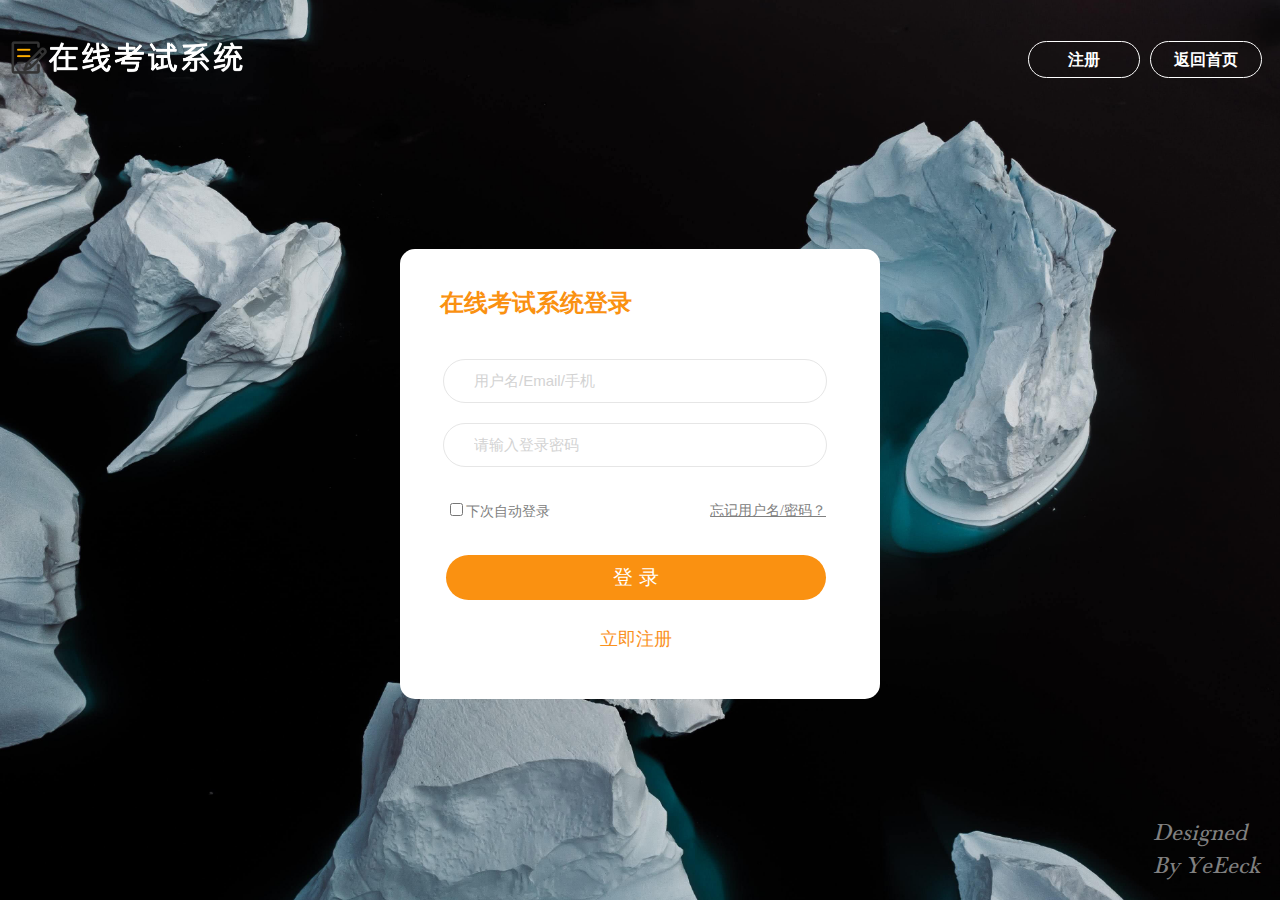
<file: index.html>
<!DOCTYPE html>
<html>
	<head>
		<meta charset="utf-8" />
		<meta name="author" content="YeEeck" />
		<meta name="generator" content="Hbuilder X" />
		<title>在线考试系统</title>
		<link href="css/index.css" type="text/css" rel="stylesheet" />
		<script src="js/index.js" type="text/javascript"></script>
	</head>
	<body>
		<table border="0" cellspacing="0" cellpadding="0" class="table1">
			<tr>
				<td>
					<a href="#"><img src="./img/LOGO.png" class="LOGO" /></a>
				</td>
				<td>
					<div class="TopButton" onclick="window.location = '#'">返回首页</div>
					<div class="TopButton" onclick="window.location = './register.html'">注册</div>
				</td>
			</tr>
			<tr>
				<td colspan="2">
					<div class="main">
						<br />
						<h2 class="SecTitle">在线考试系统登录</h2>
						<form action="list.html">
							<input type="text" class="input1" placeholder="用户名/Email/手机" id="account" />
							<input type="password" class="input1" placeholder="请输入登录密码" id="password" />
							<br />
							<table class="autologin_table">
								<tr>
									<td>
										<input type="checkbox" value="auto_login" class="autologin" /><a class="autologin_t">下次自动登录</a>
									</td>
									<td align="right">
										<a href="javascript:alert('默认账号:admin\n默认密码:admin')" class="forget">忘记用户名/密码？</a>
									</td>
								</tr>
								<tr>
									<td colspan="2" align="center">
										<input type="button" value="登 录" class="login_button" onclick="login()" />
										<p id="tip"></p>
										<br />
										<a href="./register.html" class="register">立即注册</a>
										
										
									</td>
								</tr>
							</table>
							
						</form>
					</div>
				</td>
			</tr>
		</table>
		<footer class="foot">
			Designed<br />
			By YeEeck
		</footer>
	</body>
</html>
</file>
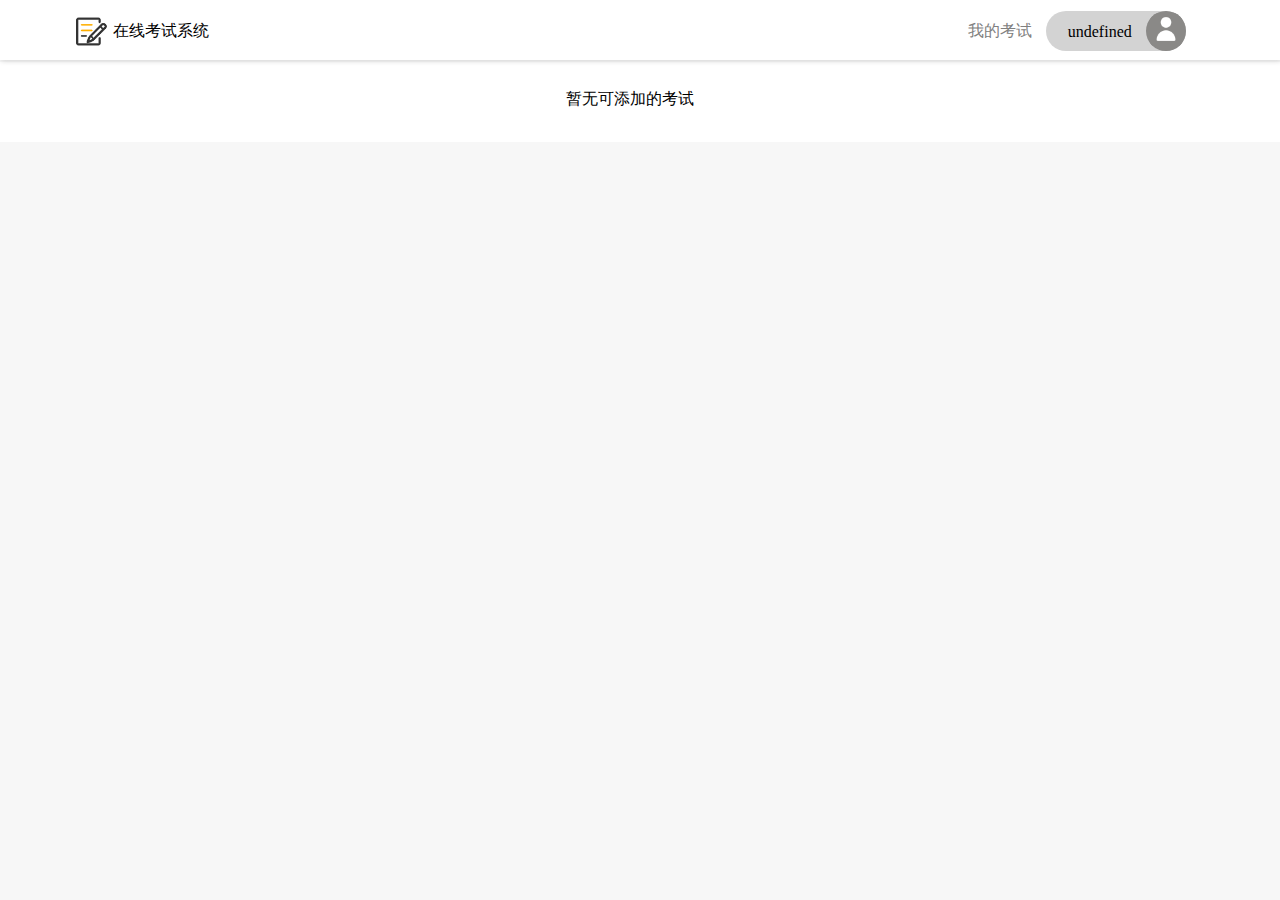
<file: Add.html>
<!DOCTYPE html>
<html>
	<head>
		<meta charset="utf-8" />
		<meta name="author" content="YeEeck" />
		<meta name="generator" content="Hbuilder X" />
		<link href="css/list.css" type="text/css" rel="stylesheet" />
		<script src="js/list.js" type="text/javascript"></script>
		<script src="js/add.js" type="text/javascript"></script>
		<title>添加考试</title>
		<style type="text/css">
			#head_line2 {
				width: 100%;
				position: absolute;
				left: 0px;
				top: 62px;
				height: 80px;
				z-index: -2;
				background-color: white;
			}

			.pp {
				text-align: center;
			}
		</style>
	</head>
	<body>
		<div id="head_line">

		</div>
		<div id="head_line2">

		</div>
		<table class="table1" border="0">
			<tr height="40px">

				<td width="25%">
					<img src="img/littleLOGO.png" width="35px" class="logo_img"/>
					<a href="./list.html" class="Cap">在线考试系统</a>
				</td>
				<td align="right">
					<a class="my_exam" href="./list.html">我的考试</a>
				</td>
				<td align="right" width="140px" id="user_td">
					<!-- <a href="javascript:alert('个人信息尚未上线')"> -->
						<div class="usermenu" onmousemove="list_apper('son_list2')" onmouseleave="list_disapper('son_list2')">
							<a id="username"></a>
							<div class="userpicDiv">
								<img src="img/person.png" class="img_user" />
							</div>
							<div class="topmenu2 usermenu2" id="son_list2">
								<a class="usermenu_elem">个人中心</a>
								<a class="usermenu_elem">私信</a>
								<a class="usermenu_elem">设置</a>
								<a href="index.html" id="exit_button" class="usermenu_elem">退出登录</a>
								
							</div>
						</div>
						
					<!-- </a> -->
				</td>
			</tr>
			<tr>
				<td colspan="3">
					<br />
					<p class="pp">
						暂无可添加的考试
					</p>
				</td>
				<td>

				</td>
			</tr>
		</table>
	</body>
</html>
</file>
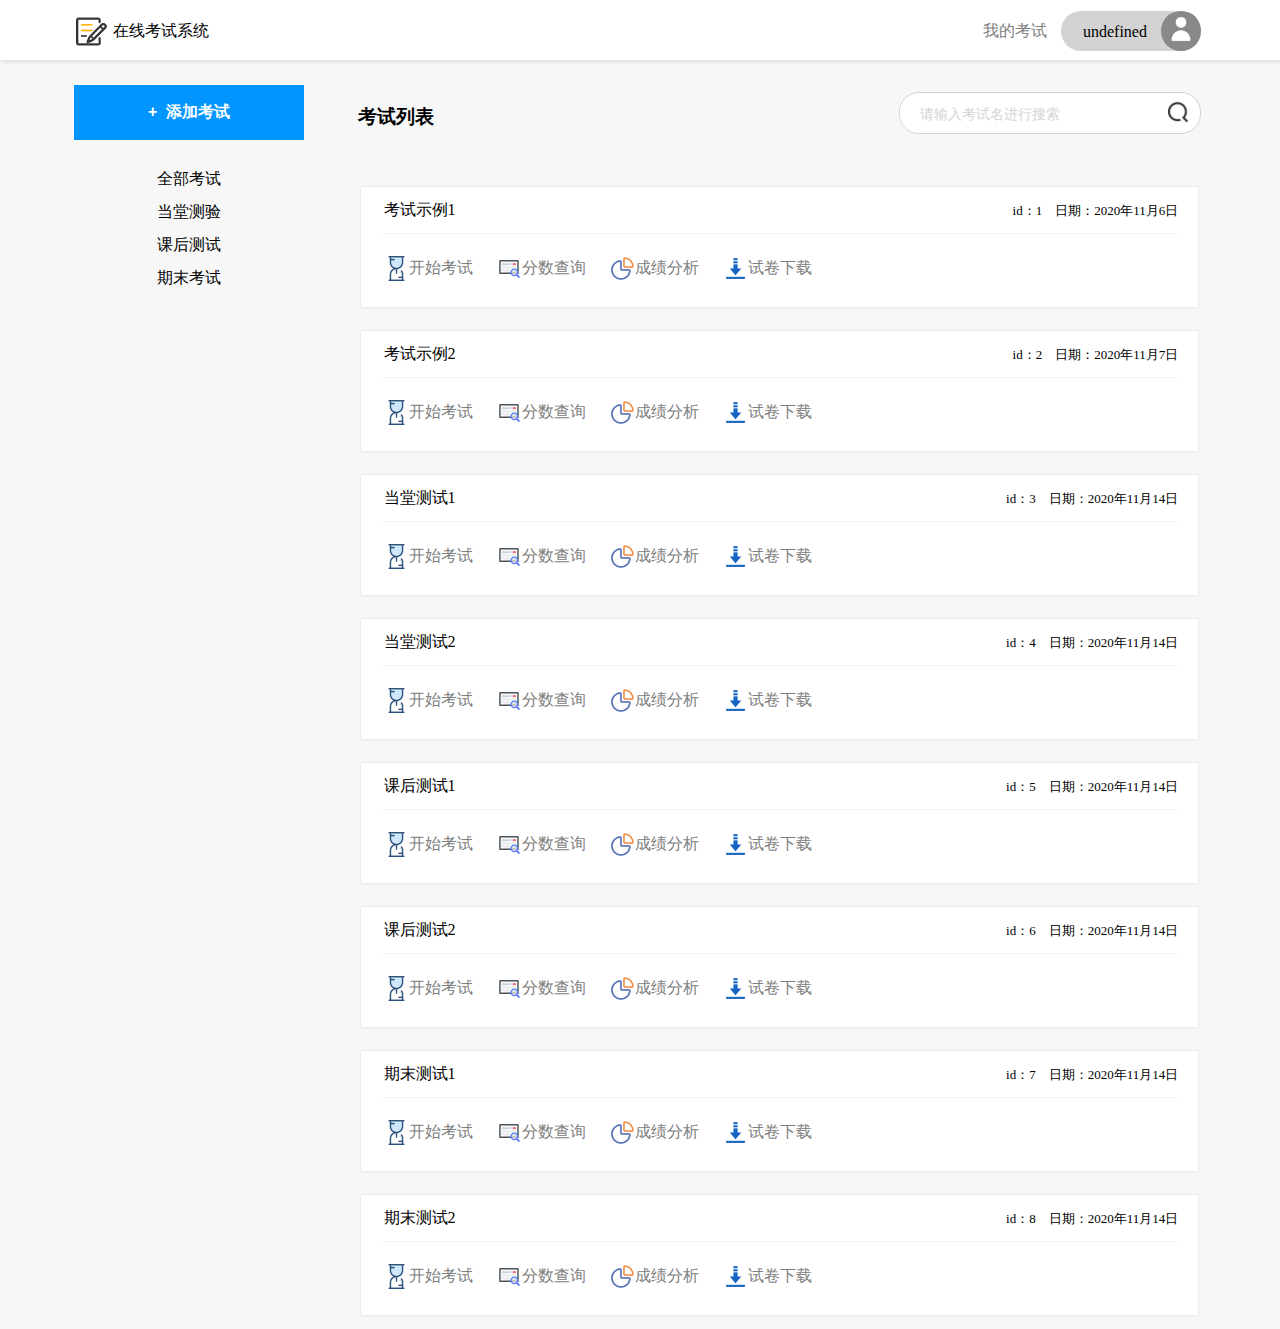
<file: list.html>
<!DOCTYPE html>
<html>
	<head>
		<meta charset="utf-8" />
		<meta name="author" content="YeEeck" />
		<meta name="generator" content="Hbuilder X" />
		<link href="css/list.css" type="text/css" rel="stylesheet" />
		<title>考试列表</title>
		<script type="text/javascript" src="js/list.js"></script>
	</head>
	<body>
		<div id="head_line">

		</div>

		<table class="table1" border="0px">
			<tr height="40px">

				<td width="25%">
					<img src="img/littleLOGO.png" width="35px" class="logo_img"/>
					<a href="#" class="Cap">在线考试系统</a>
				</td>
				<td>
					
				</td>
				<td align="right">

					<a class="my_exam" href="#">我的考试</a>

				</td>
				<td align="right" width="140px" id="user_td">
					<!-- <a href="javascript:alert('个人信息尚未上线')"> -->
					<div class="usermenu" onmousemove="list_apper('son_list2')" onmouseleave="list_disapper('son_list2')">
						<a id="username"></a>
						<div class="userpicDiv">
							<img src="img/person.png" class="img_user" />
						</div>
						<div class="topmenu2 usermenu2" id="son_list2">
							<a class="usermenu_elem">个人中心</a>
							<a class="usermenu_elem">私信</a>
							<a class="usermenu_elem">成绩通知</a>
							<a class="usermenu_elem">设置</a>
							<a href="index.html" id="exit_button" class="usermenu_elem">退出登录</a>

						</div>
					</div>

					<!-- </a> -->
				</td>
				<td>

				</td>
			</tr>
			<tr>
				<td>
					<input type="button" value="+  添加考试" class="add_button" onclick="window.location = './Add.html'+document.location.search" />
				</td>
				<td>
					<br />
					<h3 align="left">考试列表</h3>
				</td>
				<td colspan="2" align="right">
					<div class="input_div">
						<input type="text" placeholder="请输入考试名进行搜索" id="search_input" />
						<img src="./img/search.png" class="search_img" id="search_img" onmousemove="document.getElementById('search_img').src = './img/search_hover.png'"
						 onmouseleave="document.getElementById('search_img').src = './img/search.png'" />
					</div>
				</td>
			</tr>
			<tr>
				<!-- 添加考试下方的菜单栏 -->
				<td height="100px">
					<div class="menu_elem" onclick="change_display('all')" id="normal_choice"><a class="menu_elem_text">全部考试</a></div>
					<div class="menu_elem" onclick="change_display('dt')" id="dt_choice"><a class="menu_elem_text">当堂测验</a></div>
					<div class="menu_elem" onclick="change_display('kh')" id="kh_choice"><a class="menu_elem_text">课后测试</a></div>
					<div class="menu_elem" onclick="change_display('qm')" id="qm_choice"><a class="menu_elem_text">期末考试</a></div>
				</td>
				<td colspan="3" rowspan="2">
					<!-- 为了不影响上面的侧边菜单，用了表格嵌套 -->
					<table class="listTable">
						<tr class="normalExam examListElem">
							<td>
								<div class="list_elem_div">
									<table class="list_elem_table">
										<tr>
											<td>
												<a class="list_title" href="Exam/exam1.html">考试示例1</a>
											</td>

											<td align="right" class="list_head_small">
												id：1&nbsp;&nbsp;&nbsp;&nbsp;日期：2020年11月6日
											</td>
										</tr>
										<tr>
											<td colspan="2">
												<hr size="1" color="whitesmoke" style="margin-left: 17px;" />
											</td>
										</tr>
										<tr>
											<td>
												<a href="Exam/exam1.html"><img src="./img/time.png" /></a><a class="list_elem_choice" href="Exam/exam1.html">开始考试</a>
												<a href="javascript:alert('分数查询暂未上线')"></a><img src="./img/search_score.png" /><a class="list_elem_choice"
												 href="javascript:alert('分数查询暂未上线')">分数查询</a>
												<a href="javascript:alert('成绩分析暂未上线')"></a><img src="./img/analyse.png" /><a class="list_elem_choice" href="javascript:alert('成绩分析暂未上线')">成绩分析</a>
												<a href="#"><img src="./img/download.png" /></a><a class="list_elem_choice">试卷下载</a>
											</td>
										</tr>
									</table>

								</div>
							</td>
						</tr>
						<tr class="normalExam examListElem">
							<td colspan="3">
								<div class="list_elem_div">
									<table class="list_elem_table">
										<tr>
											<td>
												<a class="list_title" href="Exam/exam2.html">考试示例2</a>
											</td>

											<td align="right" class="list_head_small">
												id：2&nbsp;&nbsp;&nbsp;&nbsp;日期：2020年11月7日
											</td>
										</tr>
										<tr>
											<td colspan="2">
												<hr size="1" color="whitesmoke" style="margin-left: 17px;" />
											</td>
										</tr>
										<tr>
											<td>
												<a href="Exam/exam2.html"><img src="./img/time.png" /></a><a class="list_elem_choice" href="Exam/exam2.html">开始考试</a>
												<a href="javascript:alert('分数查询暂未上线')"><img src="./img/search_score.png" /></a><a class="list_elem_choice"
												 href="javascript:alert('分数查询暂未上线')">分数查询</a>
												<a href="javascript:alert('成绩分析暂未上线')"><img src="./img/analyse.png" /></a><a class="list_elem_choice" href="javascript:alert('成绩分析暂未上线')">成绩分析</a>
												<a href="#"><img src="./img/download.png" /></a><a class="list_elem_choice" href="#">试卷下载</a>
											</td>
										</tr>
									</table>
								</div>
							</td>
						</tr>
						<tr class="dtExam examListElem">
							<td colspan="3">
								<div class="list_elem_div">
									<table class="list_elem_table">
										<tr>
											<td>
												<a class="list_title" href="Exam/dtexam1.html">当堂测试1</a>
											</td>

											<td align="right" class="list_head_small">
												id：3&nbsp;&nbsp;&nbsp;&nbsp;日期：2020年11月14日
											</td>
										</tr>
										<tr>
											<td colspan="2">
												<hr size="1" color="whitesmoke" style="margin-left: 17px;" />
											</td>
										</tr>
										<tr>
											<td>
												<a href="Exam/exam2.html"><img src="./img/time.png" /></a><a class="list_elem_choice" href="Exam/dtexam1.html">开始考试</a>
												<a href="javascript:alert('分数查询暂未上线')"><img src="./img/search_score.png" /></a><a class="list_elem_choice"
												 href="javascript:alert('分数查询暂未上线')">分数查询</a>
												<a href="javascript:alert('成绩分析暂未上线')"><img src="./img/analyse.png" /></a><a class="list_elem_choice" href="javascript:alert('成绩分析暂未上线')">成绩分析</a>
												<a href="#"><img src="./img/download.png" /></a><a class="list_elem_choice" href="#">试卷下载</a>
											</td>
										</tr>
									</table>
								</div>
							</td>
						</tr>
						<tr class="dtExam examListElem">
							<td colspan="3">
								<div class="list_elem_div">
									<table class="list_elem_table">
										<tr>
											<td>
												<a class="list_title" href="Exam/dtexam2.html">当堂测试2</a>
											</td>

											<td align="right" class="list_head_small">
												id：4&nbsp;&nbsp;&nbsp;&nbsp;日期：2020年11月14日
											</td>
										</tr>
										<tr>
											<td colspan="2">
												<hr size="1" color="whitesmoke" style="margin-left: 17px;" />
											</td>
										</tr>
										<tr>
											<td>
												<a href="Exam/exam2.html"><img src="./img/time.png" /></a><a class="list_elem_choice" href="Exam/dtexam2.html">开始考试</a>
												<a href="javascript:alert('分数查询暂未上线')"><img src="./img/search_score.png" /></a><a class="list_elem_choice"
												 href="javascript:alert('分数查询暂未上线')">分数查询</a>
												<a href="javascript:alert('成绩分析暂未上线')"><img src="./img/analyse.png" /></a><a class="list_elem_choice" href="javascript:alert('成绩分析暂未上线')">成绩分析</a>
												<a href="#"><img src="./img/download.png" /></a><a class="list_elem_choice" href="#">试卷下载</a>
											</td>
										</tr>
									</table>
								</div>
							</td>
						</tr>

						<tr class="khExam examListElem">
							<td colspan="3">
								<div class="list_elem_div">
									<table class="list_elem_table">
										<tr>
											<td>
												<a class="list_title" href="Exam/khexam1.html">课后测试1</a>
											</td>

											<td align="right" class="list_head_small">
												id：5&nbsp;&nbsp;&nbsp;&nbsp;日期：2020年11月14日
											</td>
										</tr>
										<tr>
											<td colspan="2">
												<hr size="1" color="whitesmoke" style="margin-left: 17px;" />
											</td>
										</tr>
										<tr>
											<td>
												<a href="Exam/exam2.html"><img src="./img/time.png" /></a><a class="list_elem_choice" href="Exam/khexam1.html">开始考试</a>
												<a href="javascript:alert('分数查询暂未上线')"><img src="./img/search_score.png" /></a><a class="list_elem_choice"
												 href="javascript:alert('分数查询暂未上线')">分数查询</a>
												<a href="javascript:alert('成绩分析暂未上线')"><img src="./img/analyse.png" /></a><a class="list_elem_choice" href="javascript:alert('成绩分析暂未上线')">成绩分析</a>
												<a href="#"><img src="./img/download.png" /></a><a class="list_elem_choice" href="#">试卷下载</a>
											</td>
										</tr>
									</table>
								</div>
							</td>
						</tr>

						<tr class="khExam examListElem">
							<td colspan="3">
								<div class="list_elem_div">
									<table class="list_elem_table">
										<tr>
											<td>
												<a class="list_title" href="Exam/khexam2.html">课后测试2</a>
											</td>

											<td align="right" class="list_head_small">
												id：6&nbsp;&nbsp;&nbsp;&nbsp;日期：2020年11月14日
											</td>
										</tr>
										<tr>
											<td colspan="2">
												<hr size="1" color="whitesmoke" style="margin-left: 17px;" />
											</td>
										</tr>
										<tr>
											<td>
												<a href="Exam/exam2.html"><img src="./img/time.png" /></a><a class="list_elem_choice" href="Exam/khexam2.html">开始考试</a>
												<a href="javascript:alert('分数查询暂未上线')"><img src="./img/search_score.png" /></a><a class="list_elem_choice"
												 href="javascript:alert('分数查询暂未上线')">分数查询</a>
												<a href="javascript:alert('成绩分析暂未上线')"><img src="./img/analyse.png" /></a><a class="list_elem_choice" href="javascript:alert('成绩分析暂未上线')">成绩分析</a>
												<a href="#"><img src="./img/download.png" /></a><a class="list_elem_choice" href="#">试卷下载</a>
											</td>
										</tr>
									</table>
								</div>
							</td>
						</tr>

						<tr class="qmExam examListElem">
							<td colspan="3">
								<div class="list_elem_div">
									<table class="list_elem_table">
										<tr>
											<td>
												<a class="list_title" href="Exam/qmexam1.html">期末测试1</a>
											</td>

											<td align="right" class="list_head_small">
												id：7&nbsp;&nbsp;&nbsp;&nbsp;日期：2020年11月14日
											</td>
										</tr>
										<tr>
											<td colspan="2">
												<hr size="1" color="whitesmoke" style="margin-left: 17px;" />
											</td>
										</tr>
										<tr>
											<td>
												<a href="Exam/exam2.html"><img src="./img/time.png" /></a><a class="list_elem_choice" href="Exam/qmexam1.html">开始考试</a>
												<a href="javascript:alert('分数查询暂未上线')"><img src="./img/search_score.png" /></a><a class="list_elem_choice"
												 href="javascript:alert('分数查询暂未上线')">分数查询</a>
												<a href="javascript:alert('成绩分析暂未上线')"><img src="./img/analyse.png" /></a><a class="list_elem_choice" href="javascript:alert('成绩分析暂未上线')">成绩分析</a>
												<a href="#"><img src="./img/download.png" /></a><a class="list_elem_choice" href="#">试卷下载</a>
											</td>
										</tr>
									</table>
								</div>
							</td>
						</tr>

						<tr class="qmExam examListElem">
							<td colspan="3">
								<div class="list_elem_div">
									<table class="list_elem_table">
										<tr>
											<td>
												<a class="list_title" href="Exam/qmexam2.html">期末测试2</a>
											</td>

											<td align="right" class="list_head_small">
												id：8&nbsp;&nbsp;&nbsp;&nbsp;日期：2020年11月14日
											</td>
										</tr>
										<tr>
											<td colspan="2">
												<hr size="1" color="whitesmoke" style="margin-left: 17px;" />
											</td>
										</tr>
										<tr>
											<td>
												<a href="Exam/exam2.html"><img src="./img/time.png" /></a><a class="list_elem_choice" href="Exam/qmexam2.html">开始考试</a>
												<a href="javascript:alert('分数查询暂未上线')"><img src="./img/search_score.png" /></a><a class="list_elem_choice"
												 href="javascript:alert('分数查询暂未上线')">分数查询</a>
												<a href="javascript:alert('成绩分析暂未上线')"><img src="./img/analyse.png" /></a><a class="list_elem_choice" href="javascript:alert('成绩分析暂未上线')">成绩分析</a>
												<a href="#"><img src="./img/download.png" /></a><a class="list_elem_choice" href="#">试卷下载</a>
											</td>
										</tr>
									</table>
								</div>
							</td>
						</tr>
					</table>

				</td>
			</tr>
			<tr>
				<td></td>
			</tr>
		</table>
	</body>
</html>
</file>
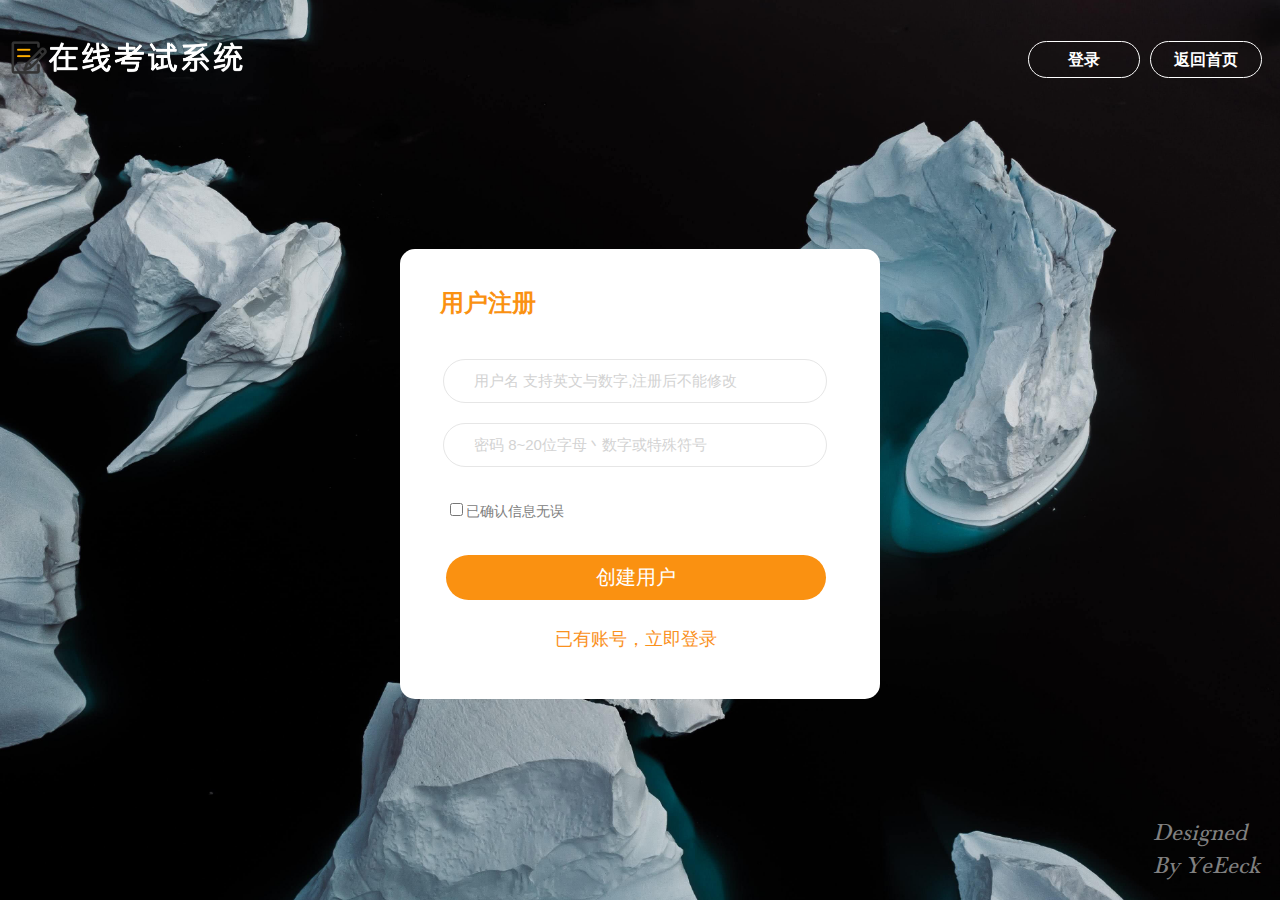
<file: register.html>
<!DOCTYPE html>
<html>
	<head>
		<meta charset="utf-8" />
		<meta name="author" content="YeEeck" />
		<meta name="generator" content="Hbuilder X" />
		<title>在线考试系统</title>
		<link href="css/reg.css" type="text/css" rel="stylesheet" />
		<script type="text/javascript" src="js/filesaver.js" charset="utf-8"></script>
		<script type="text/javascript" src="js/reg.js"></script>
	</head>
	<body>
		<table border="0" cellspacing="0" cellpadding="0" class="table1">
			<tr>
				<td>
					<a href="./index.html"><img src="./img/LOGO.png" class="LOGO" /></a>
				</td>
				<td>
					<div class="TopButton" onclick="window.location = './index.html'">返回首页</div>
					<div class="TopButton" onclick="window.location = './index.html'">登录</div>
				</td>
			</tr>
			<tr>
				<td colspan="2">
					<div class="main">
						<br />
						<h2 class="SecTitle">用户注册</h2>
						<form action="list.html">
							<input type="text" class="input1" placeholder="用户名 支持英文与数字,注册后不能修改" id="account" />
							<input type="password" class="input1" placeholder="密码 8~20位字母丶数字或特殊符号" id="password" />
							<br />
							<table class="autologin_table">
								<tr>
									<td>
										<input type="checkbox" value="auto_login" class="autologin" id="check1"/><a class="autologin_t">已确认信息无误</a>
									</td>
								</tr>
								<tr>
									<td colspan="2" align="center">
										<input type="button" value="创建用户" class="login_button" onclick="reg()" />
										<p id="tip"></p>
										<br />
										<a href="./index.html" class="register">已有账号，立即登录</a>


									</td>
								</tr>
							</table>

						</form>
					</div>
				</td>
			</tr>
		</table>
		<footer class="foot">
			Designed<br />
			By YeEeck
		</footer>
	</body>
</html>
</file>
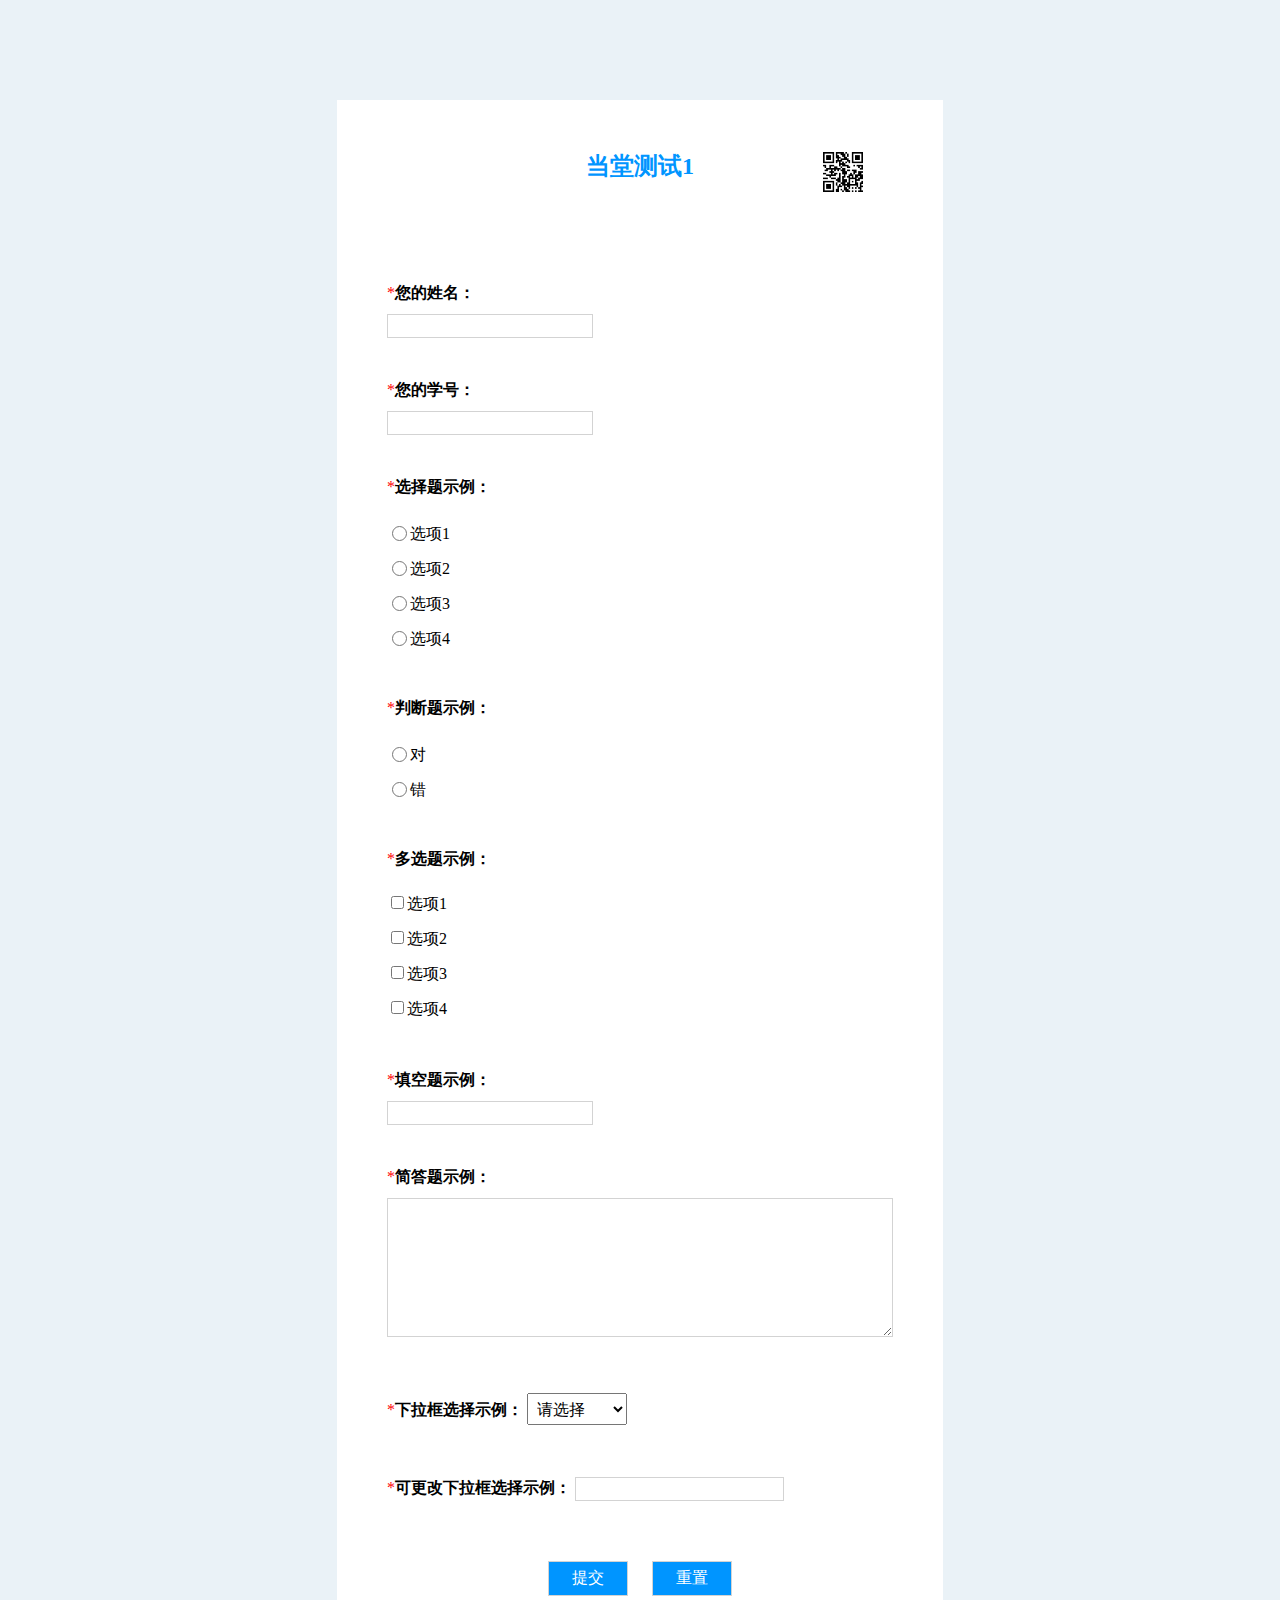
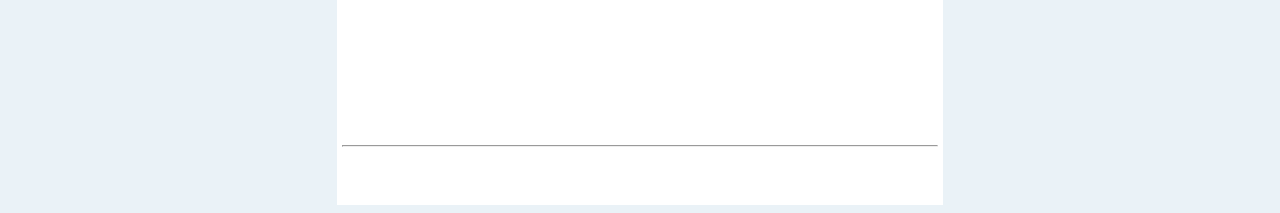
<file: Exam/dtexam1.html>
<!DOCTYPE html>
<html>
	<head>
		<meta charset="utf-8" />
		<meta name="author" content="YeEeck" />
		<meta name="generator" content="Hbuilder X" />
		<link href="../css/exam.css" type="text/css" rel="stylesheet" />
		<script src="../js/exam.js" type="text/javascript"></script>
		<title>当堂测试1</title>
	</head>
	<body>
		<div id="main">
			<h2>当堂测试1</h2>
			<img src="../img/qr.png" class="qrimg" align="right" />
			<br />
			<form action="#" method="get">
				<table border="0" cellspacing="40px" cellpadding="" class="main_table">
					<tr>
						<td>
							<a style="color: red;">*</a><a class="little_title">您的姓名：</a> <br />
							<input type="text" class="normal_input" id="name" />
						</td>
					</tr>
					<tr>
						<td>
							<a style="color: red;">*</a><a class="little_title">您的学号：</a> <br />
							<input type="text" class="normal_input" id="number" />
						</td>
					</tr>
					<tr>
						<td>
							<a style="color: red;">*</a><a class="little_title">选择题示例：</a> <br /><br />
							<div class="choice_div" onclick="DivClickSingle('sin1')">
								<input type="radio" name="single_choice" id="sin1" />选项1
							</div>
							<div class="choice_div" onclick="DivClickSingle('sin2')">
								<input type="radio" name="single_choice" id="sin2" />选项2
							</div>
							<div class="choice_div" onclick="DivClickSingle('sin3')">
								<input type="radio" name="single_choice" id="sin3" />选项3
							</div>
							<div class="choice_div" onclick="DivClickSingle('sin4')">
								<input type="radio" name="single_choice" id="sin4" />选项4
							</div>
						</td>
					</tr>
					<tr>
						<td>
							<a style="color: red;">*</a><a class="little_title">判断题示例：</a> <br /><br />
							<div class="choice_div" onclick="DivClickSingle('bool1')">
								<input type="radio" name="bool" id="bool1" />对
							</div>
							<div class="choice_div" onclick="DivClickSingle('bool2')">
								<input type="radio" name="bool" id="bool2" />错
							</div>
						</td>
					</tr>
					<tr>
						<td>
							<a style="color: red;">*</a><a class="little_title">多选题示例：</a> <br /><br />
							<div class="choice_div" onclick="DivClick('mult1')">
								<input type="checkbox" id="mult1" />选项1
							</div>
							<div class="choice_div" onclick="DivClick('mult2')">
								<input type="checkbox" id="mult2" />选项2
							</div>
							<div class="choice_div" onclick="DivClick('mult3')">
								<input type="checkbox" id="mult3" />选项3
							</div>
							<div class="choice_div" onclick="DivClick('mult4')">
								<input type="checkbox" id="mult4" />选项4
							</div>
						</td>
					</tr>
					<tr>
						<td>
							<a style="color: red;">*</a><a class="little_title">填空题示例：</a> <br />
							<input type="text" class="normal_input" id="textinput1" />
						</td>
					</tr>
					<tr>
						<td>
							<a style="color: red;">*</a><a class="little_title">简答题示例：</a> <br />
							<textarea rows="0" cols="0" class="big_input" id="bigtextinput1"></textarea>
						</td>
					</tr>
					<tr>
						<td>
							<a style="color: red;">*</a><a class="little_title">下拉框选择示例：</a>
							<select name="select1" id="select1" style="padding-left: 5px;">
								<option>请选择</option>
								<option>选项1</option>
								<option>选项2</option>
								<option>选项3</option>
								<option>选项4</option>
							</select>
						</td>
					</tr>
					<tr>
						<td>
							<a style="color: red;">*</a><a class="little_title">可更改下拉框选择示例：</a>
							<input type="text" list="example_list" class="normal_input" style="padding-left: 5px;" />
							<datalist id="example_list">
								<option>选项1</option>
								<option>选项2</option>
								<option>选项3</option>
								<option>选项4</option>
							</datalist>
						</td>
					</tr>
					<tr>
						<td align="center">
							<br />
							<input type="button" value="提交" class="button1" />
							&nbsp;&nbsp;&nbsp;&nbsp;
							<input type="reset" value="重置" class="button1" />
						</td>
					</tr>
				</table>
				<hr class="hr1"/>
			</form>

		</div>
	</body>
</html>
</file>
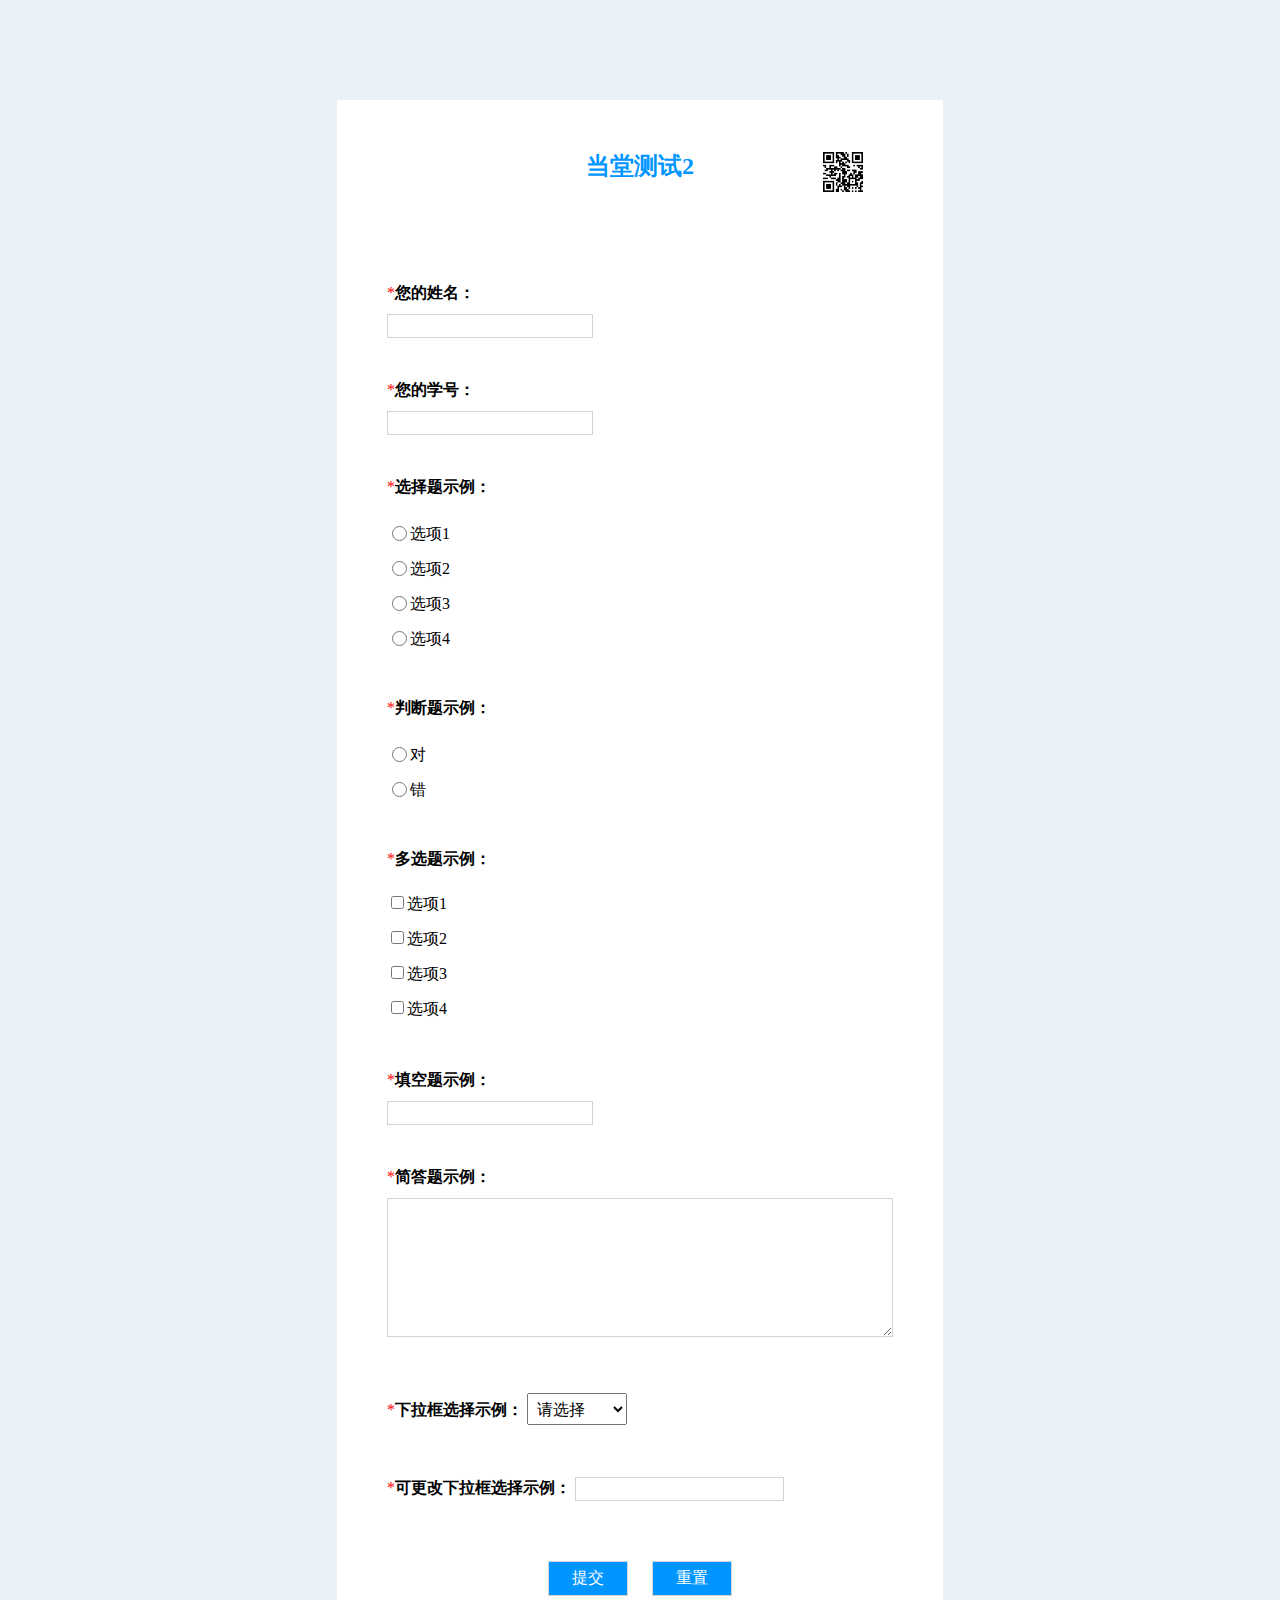
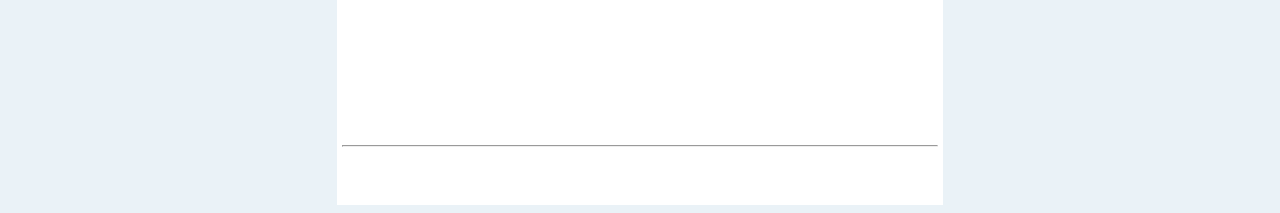
<file: Exam/dtexam2.html>
<!DOCTYPE html>
<html>
	<head>
		<meta charset="utf-8" />
		<meta name="author" content="YeEeck" />
		<meta name="generator" content="Hbuilder X" />
		<link href="../css/exam.css" type="text/css" rel="stylesheet" />
		<script src="../js/exam.js" type="text/javascript"></script>
		<title>当堂测试2</title>
	</head>
	<body>
		<div id="main">
			<h2>当堂测试2</h2>
			<img src="../img/qr.png" class="qrimg" align="right" />
			<br />
			<form action="#" method="get">
				<table border="0" cellspacing="40px" cellpadding="" class="main_table">
					<tr>
						<td>
							<a style="color: red;">*</a><a class="little_title">您的姓名：</a> <br />
							<input type="text" class="normal_input" id="name" />
						</td>
					</tr>
					<tr>
						<td>
							<a style="color: red;">*</a><a class="little_title">您的学号：</a> <br />
							<input type="text" class="normal_input" id="number" />
						</td>
					</tr>
					<tr>
						<td>
							<a style="color: red;">*</a><a class="little_title">选择题示例：</a> <br /><br />
							<div class="choice_div" onclick="DivClickSingle('sin1')">
								<input type="radio" name="single_choice" id="sin1" />选项1
							</div>
							<div class="choice_div" onclick="DivClickSingle('sin2')">
								<input type="radio" name="single_choice" id="sin2" />选项2
							</div>
							<div class="choice_div" onclick="DivClickSingle('sin3')">
								<input type="radio" name="single_choice" id="sin3" />选项3
							</div>
							<div class="choice_div" onclick="DivClickSingle('sin4')">
								<input type="radio" name="single_choice" id="sin4" />选项4
							</div>
						</td>
					</tr>
					<tr>
						<td>
							<a style="color: red;">*</a><a class="little_title">判断题示例：</a> <br /><br />
							<div class="choice_div" onclick="DivClickSingle('bool1')">
								<input type="radio" name="bool" id="bool1" />对
							</div>
							<div class="choice_div" onclick="DivClickSingle('bool2')">
								<input type="radio" name="bool" id="bool2" />错
							</div>
						</td>
					</tr>
					<tr>
						<td>
							<a style="color: red;">*</a><a class="little_title">多选题示例：</a> <br /><br />
							<div class="choice_div" onclick="DivClick('mult1')">
								<input type="checkbox" id="mult1" />选项1
							</div>
							<div class="choice_div" onclick="DivClick('mult2')">
								<input type="checkbox" id="mult2" />选项2
							</div>
							<div class="choice_div" onclick="DivClick('mult3')">
								<input type="checkbox" id="mult3" />选项3
							</div>
							<div class="choice_div" onclick="DivClick('mult4')">
								<input type="checkbox" id="mult4" />选项4
							</div>
						</td>
					</tr>
					<tr>
						<td>
							<a style="color: red;">*</a><a class="little_title">填空题示例：</a> <br />
							<input type="text" class="normal_input" id="textinput1" />
						</td>
					</tr>
					<tr>
						<td>
							<a style="color: red;">*</a><a class="little_title">简答题示例：</a> <br />
							<textarea rows="0" cols="0" class="big_input" id="bigtextinput1"></textarea>
						</td>
					</tr>
					<tr>
						<td>
							<a style="color: red;">*</a><a class="little_title">下拉框选择示例：</a>
							<select name="select1" id="select1" style="padding-left: 5px;">
								<option>请选择</option>
								<option>选项1</option>
								<option>选项2</option>
								<option>选项3</option>
								<option>选项4</option>
							</select>
						</td>
					</tr>
					<tr>
						<td>
							<a style="color: red;">*</a><a class="little_title">可更改下拉框选择示例：</a>
							<input type="text" list="example_list" class="normal_input" style="padding-left: 5px;" />
							<datalist id="example_list">
								<option>选项1</option>
								<option>选项2</option>
								<option>选项3</option>
								<option>选项4</option>
							</datalist>
						</td>
					</tr>
					<tr>
						<td align="center">
							<br />
							<input type="button" value="提交" class="button1" />
							&nbsp;&nbsp;&nbsp;&nbsp;
							<input type="reset" value="重置" class="button1" />
						</td>
					</tr>
				</table>
				<hr class="hr1"/>
			</form>

		</div>
	</body>
</html>
</file>
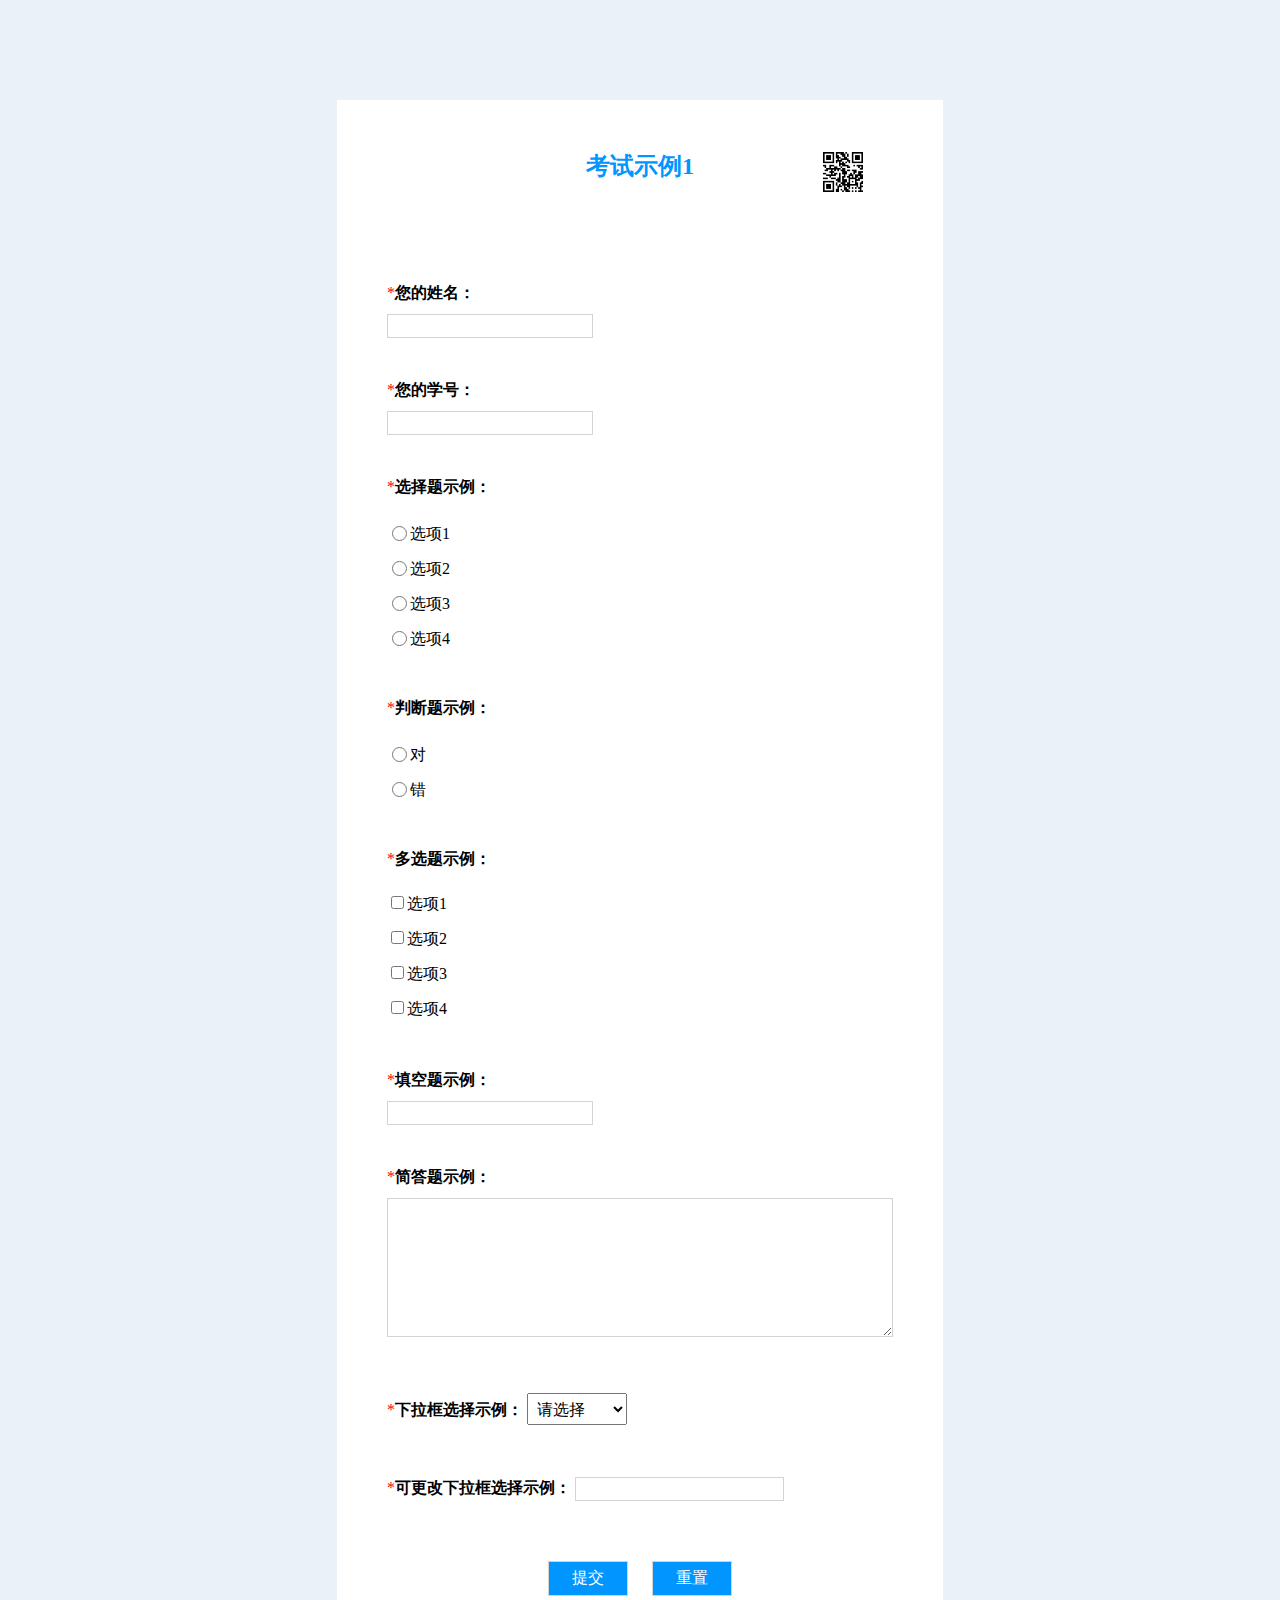
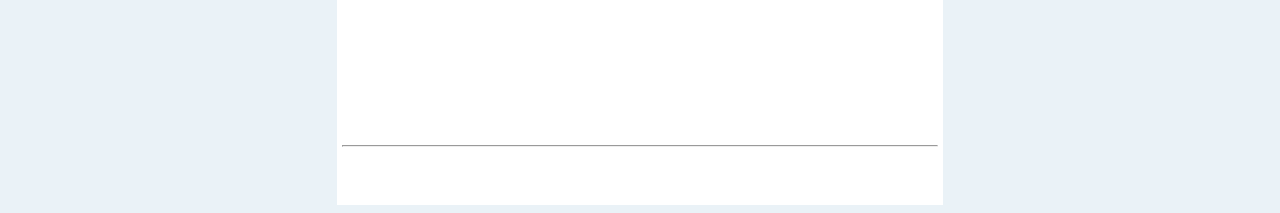
<file: Exam/exam1.html>
<!DOCTYPE html>
<html>
	<head>
		<meta charset="utf-8" />
		<meta name="author" content="YeEeck" />
		<meta name="generator" content="Hbuilder X" />
		<link href="../css/exam.css" type="text/css" rel="stylesheet" />
		<script src="../js/exam.js" type="text/javascript"></script>
		<title>考试示例1</title>
	</head>
	<body>
		<div id="main">
			<h2>考试示例1</h2>
			<img src="../img/qr.png" class="qrimg" align="right" />
			<br />
			<form action="#" method="get">
				<table border="0" cellspacing="40px" cellpadding="" class="main_table">
					<tr>
						<td>
							<a style="color: red;">*</a><a class="little_title">您的姓名：</a> <br />
							<input type="text" class="normal_input" id="name" />
						</td>
					</tr>
					<tr>
						<td>
							<a style="color: red;">*</a><a class="little_title">您的学号：</a> <br />
							<input type="text" class="normal_input" id="number" />
						</td>
					</tr>
					<tr>
						<td>
							<a style="color: red;">*</a><a class="little_title">选择题示例：</a> <br /><br />
							<div class="choice_div" onclick="DivClickSingle('sin1')">
								<input type="radio" name="single_choice" id="sin1" />选项1
							</div>
							<div class="choice_div" onclick="DivClickSingle('sin2')">
								<input type="radio" name="single_choice" id="sin2" />选项2
							</div>
							<div class="choice_div" onclick="DivClickSingle('sin3')">
								<input type="radio" name="single_choice" id="sin3" />选项3
							</div>
							<div class="choice_div" onclick="DivClickSingle('sin4')">
								<input type="radio" name="single_choice" id="sin4" />选项4
							</div>
						</td>
					</tr>
					<tr>
						<td>
							<a style="color: red;">*</a><a class="little_title">判断题示例：</a> <br /><br />
							<div class="choice_div" onclick="DivClickSingle('bool1')">
								<input type="radio" name="bool" id="bool1" />对
							</div>
							<div class="choice_div" onclick="DivClickSingle('bool2')">
								<input type="radio" name="bool" id="bool2" />错
							</div>
						</td>
					</tr>
					<tr>
						<td>
							<a style="color: red;">*</a><a class="little_title">多选题示例：</a> <br /><br />
							<div class="choice_div" onclick="DivClick('mult1')">
								<input type="checkbox" id="mult1" />选项1
							</div>
							<div class="choice_div" onclick="DivClick('mult2')">
								<input type="checkbox" id="mult2" />选项2
							</div>
							<div class="choice_div" onclick="DivClick('mult3')">
								<input type="checkbox" id="mult3" />选项3
							</div>
							<div class="choice_div" onclick="DivClick('mult4')">
								<input type="checkbox" id="mult4" />选项4
							</div>
						</td>
					</tr>
					<tr>
						<td>
							<a style="color: red;">*</a><a class="little_title">填空题示例：</a> <br />
							<input type="text" class="normal_input" id="textinput1" />
						</td>
					</tr>
					<tr>
						<td>
							<a style="color: red;">*</a><a class="little_title">简答题示例：</a> <br />
							<textarea rows="0" cols="0" class="big_input" id="bigtextinput1"></textarea>
						</td>
					</tr>
					<tr>
						<td>
							<a style="color: red;">*</a><a class="little_title">下拉框选择示例：</a>
							<select name="select1" id="select1" style="padding-left: 5px;">
								<option>请选择</option>
								<option>选项1</option>
								<option>选项2</option>
								<option>选项3</option>
								<option>选项4</option>
							</select>
						</td>
					</tr>
					<tr>
						<td>
							<a style="color: red;">*</a><a class="little_title">可更改下拉框选择示例：</a>
							<input type="text" list="example_list" class="normal_input" style="padding-left: 5px;" />
							<datalist id="example_list">
								<option>选项1</option>
								<option>选项2</option>
								<option>选项3</option>
								<option>选项4</option>
							</datalist>
						</td>
					</tr>
					<tr>
						<td align="center">
							<br />
							<input type="button" value="提交" class="button1" />
							&nbsp;&nbsp;&nbsp;&nbsp;
							<input type="reset" value="重置" class="button1" />
						</td>
					</tr>
				</table>
				<hr class="hr1"/>
			</form>

		</div>
	</body>
</html>
</file>
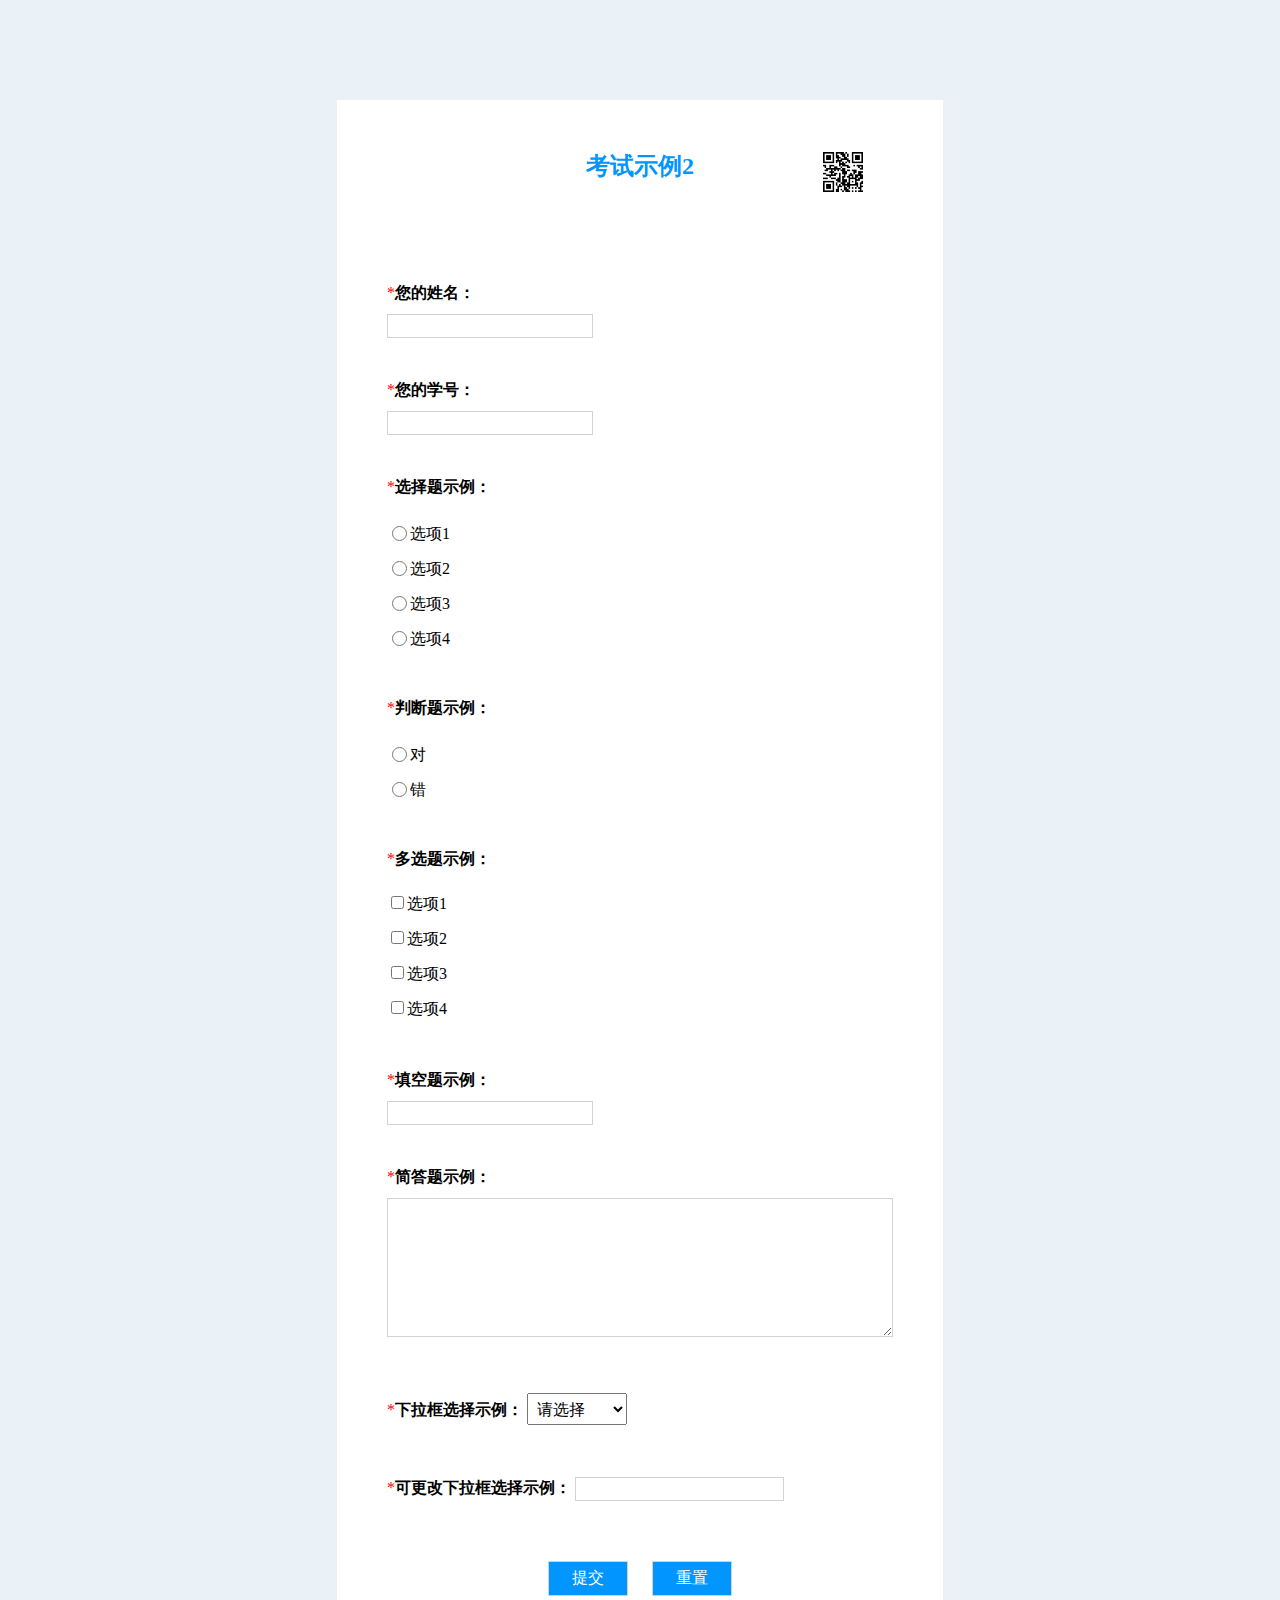
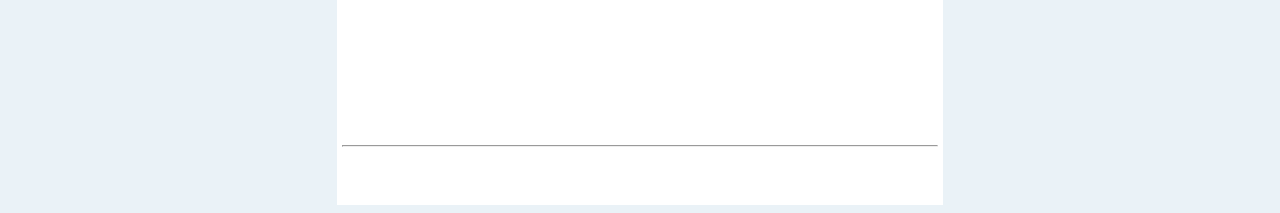
<file: Exam/exam2.html>
<!DOCTYPE html>
<html>
	<head>
		<meta charset="utf-8" />
		<meta name="author" content="YeEeck" />
		<meta name="generator" content="Hbuilder X" />
		<link href="../css/exam.css" type="text/css" rel="stylesheet" />
		<script src="../js/exam.js" type="text/javascript"></script>
		<title>考试示例2</title>
	</head>
	<body>
		<div id="main">
			<h2>考试示例2</h2>
			<img src="../img/qr.png" class="qrimg" align="right" />
			<br />
			<form action="#" method="get">
				<table border="0" cellspacing="40px" cellpadding="" class="main_table">
					<tr>
						<td>
							<a style="color: red;">*</a><a class="little_title">您的姓名：</a> <br />
							<input type="text" class="normal_input" id="name" />
						</td>
					</tr>
					<tr>
						<td>
							<a style="color: red;">*</a><a class="little_title">您的学号：</a> <br />
							<input type="text" class="normal_input" id="number" />
						</td>
					</tr>
					<tr>
						<td>
							<a style="color: red;">*</a><a class="little_title">选择题示例：</a> <br /><br />
							<div class="choice_div" onclick="DivClickSingle('sin1')">
								<input type="radio" name="single_choice" id="sin1" />选项1
							</div>
							<div class="choice_div" onclick="DivClickSingle('sin2')">
								<input type="radio" name="single_choice" id="sin2" />选项2
							</div>
							<div class="choice_div" onclick="DivClickSingle('sin3')">
								<input type="radio" name="single_choice" id="sin3" />选项3
							</div>
							<div class="choice_div" onclick="DivClickSingle('sin4')">
								<input type="radio" name="single_choice" id="sin4" />选项4
							</div>
						</td>
					</tr>
					<tr>
						<td>
							<a style="color: red;">*</a><a class="little_title">判断题示例：</a> <br /><br />
							<div class="choice_div" onclick="DivClickSingle('bool1')">
								<input type="radio" name="bool" id="bool1" />对
							</div>
							<div class="choice_div" onclick="DivClickSingle('bool2')">
								<input type="radio" name="bool" id="bool2" />错
							</div>
						</td>
					</tr>
					<tr>
						<td>
							<a style="color: red;">*</a><a class="little_title">多选题示例：</a> <br /><br />
							<div class="choice_div" onclick="DivClick('mult1')">
								<input type="checkbox" id="mult1" />选项1
							</div>
							<div class="choice_div" onclick="DivClick('mult2')">
								<input type="checkbox" id="mult2" />选项2
							</div>
							<div class="choice_div" onclick="DivClick('mult3')">
								<input type="checkbox" id="mult3" />选项3
							</div>
							<div class="choice_div" onclick="DivClick('mult4')">
								<input type="checkbox" id="mult4" />选项4
							</div>
						</td>
					</tr>
					<tr>
						<td>
							<a style="color: red;">*</a><a class="little_title">填空题示例：</a> <br />
							<input type="text" class="normal_input" id="textinput1" />
						</td>
					</tr>
					<tr>
						<td>
							<a style="color: red;">*</a><a class="little_title">简答题示例：</a> <br />
							<textarea rows="0" cols="0" class="big_input" id="bigtextinput1"></textarea>
						</td>
					</tr>
					<tr>
						<td>
							<a style="color: red;">*</a><a class="little_title">下拉框选择示例：</a>
							<select name="select1" id="select1" style="padding-left: 5px;">
								<option>请选择</option>
								<option>选项1</option>
								<option>选项2</option>
								<option>选项3</option>
								<option>选项4</option>
							</select>
						</td>
					</tr>
					<tr>
						<td>
							<a style="color: red;">*</a><a class="little_title">可更改下拉框选择示例：</a>
							<input type="text" list="example_list" class="normal_input" style="padding-left: 5px;" />
							<datalist id="example_list">
								<option>选项1</option>
								<option>选项2</option>
								<option>选项3</option>
								<option>选项4</option>
							</datalist>
						</td>
					</tr>
					<tr>
						<td align="center">
							<br />
							<input type="button" value="提交" class="button1" />
							&nbsp;&nbsp;&nbsp;&nbsp;
							<input type="reset" value="重置" class="button1" />
						</td>
					</tr>
				</table>
				<hr class="hr1"/>
			</form>

		</div>
	</body>
</html>
</file>
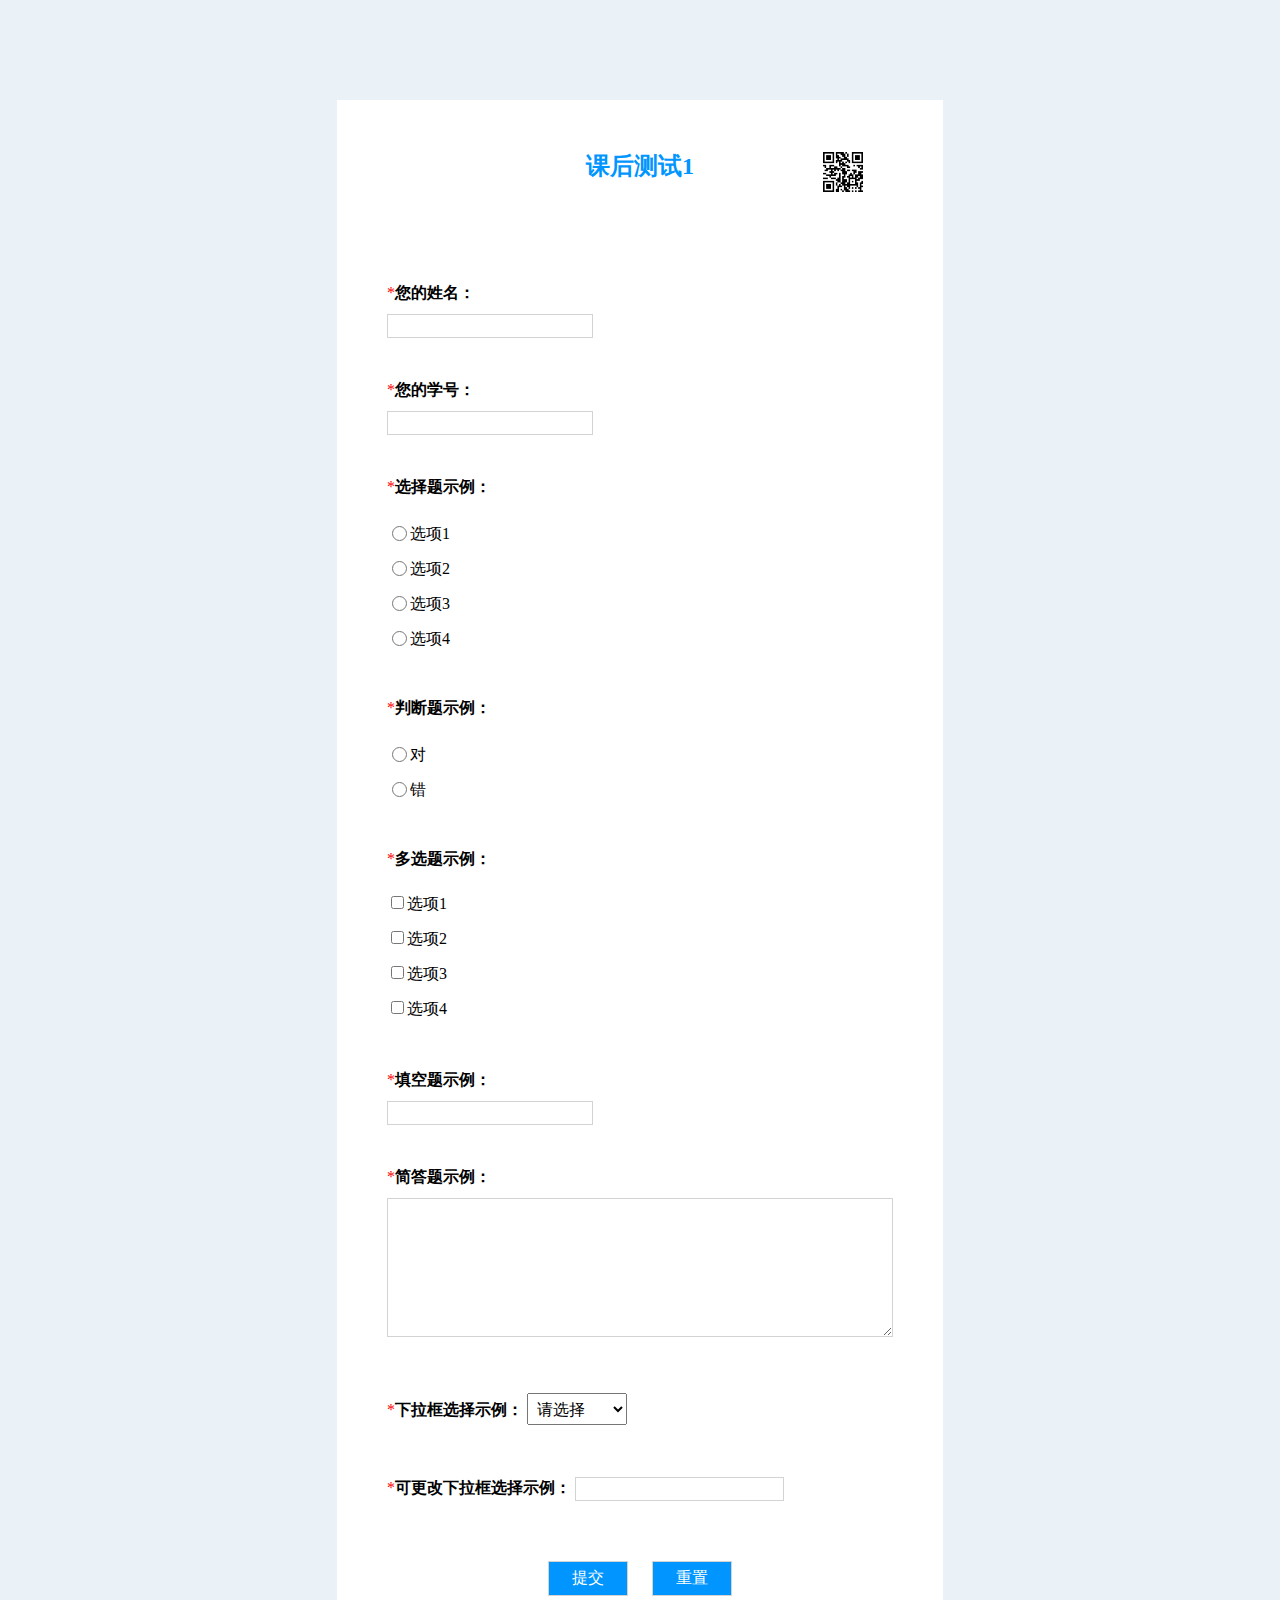
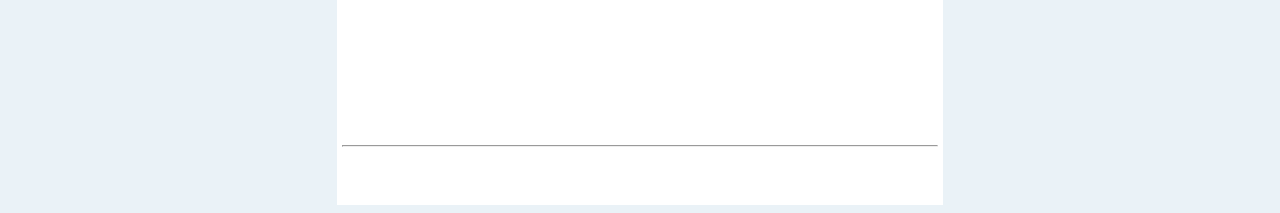
<file: Exam/khexam1.html>
<!DOCTYPE html>
<html>
	<head>
		<meta charset="utf-8" />
		<meta name="author" content="YeEeck" />
		<meta name="generator" content="Hbuilder X" />
		<link href="../css/exam.css" type="text/css" rel="stylesheet" />
		<script src="../js/exam.js" type="text/javascript"></script>
		<title>课后测试1</title>
	</head>
	<body>
		<div id="main">
			<h2>课后测试1</h2>
			<img src="../img/qr.png" class="qrimg" align="right" />
			<br />
			<form action="#" method="get">
				<table border="0" cellspacing="40px" cellpadding="" class="main_table">
					<tr>
						<td>
							<a style="color: red;">*</a><a class="little_title">您的姓名：</a> <br />
							<input type="text" class="normal_input" id="name" />
						</td>
					</tr>
					<tr>
						<td>
							<a style="color: red;">*</a><a class="little_title">您的学号：</a> <br />
							<input type="text" class="normal_input" id="number" />
						</td>
					</tr>
					<tr>
						<td>
							<a style="color: red;">*</a><a class="little_title">选择题示例：</a> <br /><br />
							<div class="choice_div" onclick="DivClickSingle('sin1')">
								<input type="radio" name="single_choice" id="sin1" />选项1
							</div>
							<div class="choice_div" onclick="DivClickSingle('sin2')">
								<input type="radio" name="single_choice" id="sin2" />选项2
							</div>
							<div class="choice_div" onclick="DivClickSingle('sin3')">
								<input type="radio" name="single_choice" id="sin3" />选项3
							</div>
							<div class="choice_div" onclick="DivClickSingle('sin4')">
								<input type="radio" name="single_choice" id="sin4" />选项4
							</div>
						</td>
					</tr>
					<tr>
						<td>
							<a style="color: red;">*</a><a class="little_title">判断题示例：</a> <br /><br />
							<div class="choice_div" onclick="DivClickSingle('bool1')">
								<input type="radio" name="bool" id="bool1" />对
							</div>
							<div class="choice_div" onclick="DivClickSingle('bool2')">
								<input type="radio" name="bool" id="bool2" />错
							</div>
						</td>
					</tr>
					<tr>
						<td>
							<a style="color: red;">*</a><a class="little_title">多选题示例：</a> <br /><br />
							<div class="choice_div" onclick="DivClick('mult1')">
								<input type="checkbox" id="mult1" />选项1
							</div>
							<div class="choice_div" onclick="DivClick('mult2')">
								<input type="checkbox" id="mult2" />选项2
							</div>
							<div class="choice_div" onclick="DivClick('mult3')">
								<input type="checkbox" id="mult3" />选项3
							</div>
							<div class="choice_div" onclick="DivClick('mult4')">
								<input type="checkbox" id="mult4" />选项4
							</div>
						</td>
					</tr>
					<tr>
						<td>
							<a style="color: red;">*</a><a class="little_title">填空题示例：</a> <br />
							<input type="text" class="normal_input" id="textinput1" />
						</td>
					</tr>
					<tr>
						<td>
							<a style="color: red;">*</a><a class="little_title">简答题示例：</a> <br />
							<textarea rows="0" cols="0" class="big_input" id="bigtextinput1"></textarea>
						</td>
					</tr>
					<tr>
						<td>
							<a style="color: red;">*</a><a class="little_title">下拉框选择示例：</a>
							<select name="select1" id="select1" style="padding-left: 5px;">
								<option>请选择</option>
								<option>选项1</option>
								<option>选项2</option>
								<option>选项3</option>
								<option>选项4</option>
							</select>
						</td>
					</tr>
					<tr>
						<td>
							<a style="color: red;">*</a><a class="little_title">可更改下拉框选择示例：</a>
							<input type="text" list="example_list" class="normal_input" style="padding-left: 5px;" />
							<datalist id="example_list">
								<option>选项1</option>
								<option>选项2</option>
								<option>选项3</option>
								<option>选项4</option>
							</datalist>
						</td>
					</tr>
					<tr>
						<td align="center">
							<br />
							<input type="button" value="提交" class="button1" />
							&nbsp;&nbsp;&nbsp;&nbsp;
							<input type="reset" value="重置" class="button1" />
						</td>
					</tr>
				</table>
				<hr class="hr1"/>
			</form>

		</div>
	</body>
</html>
</file>
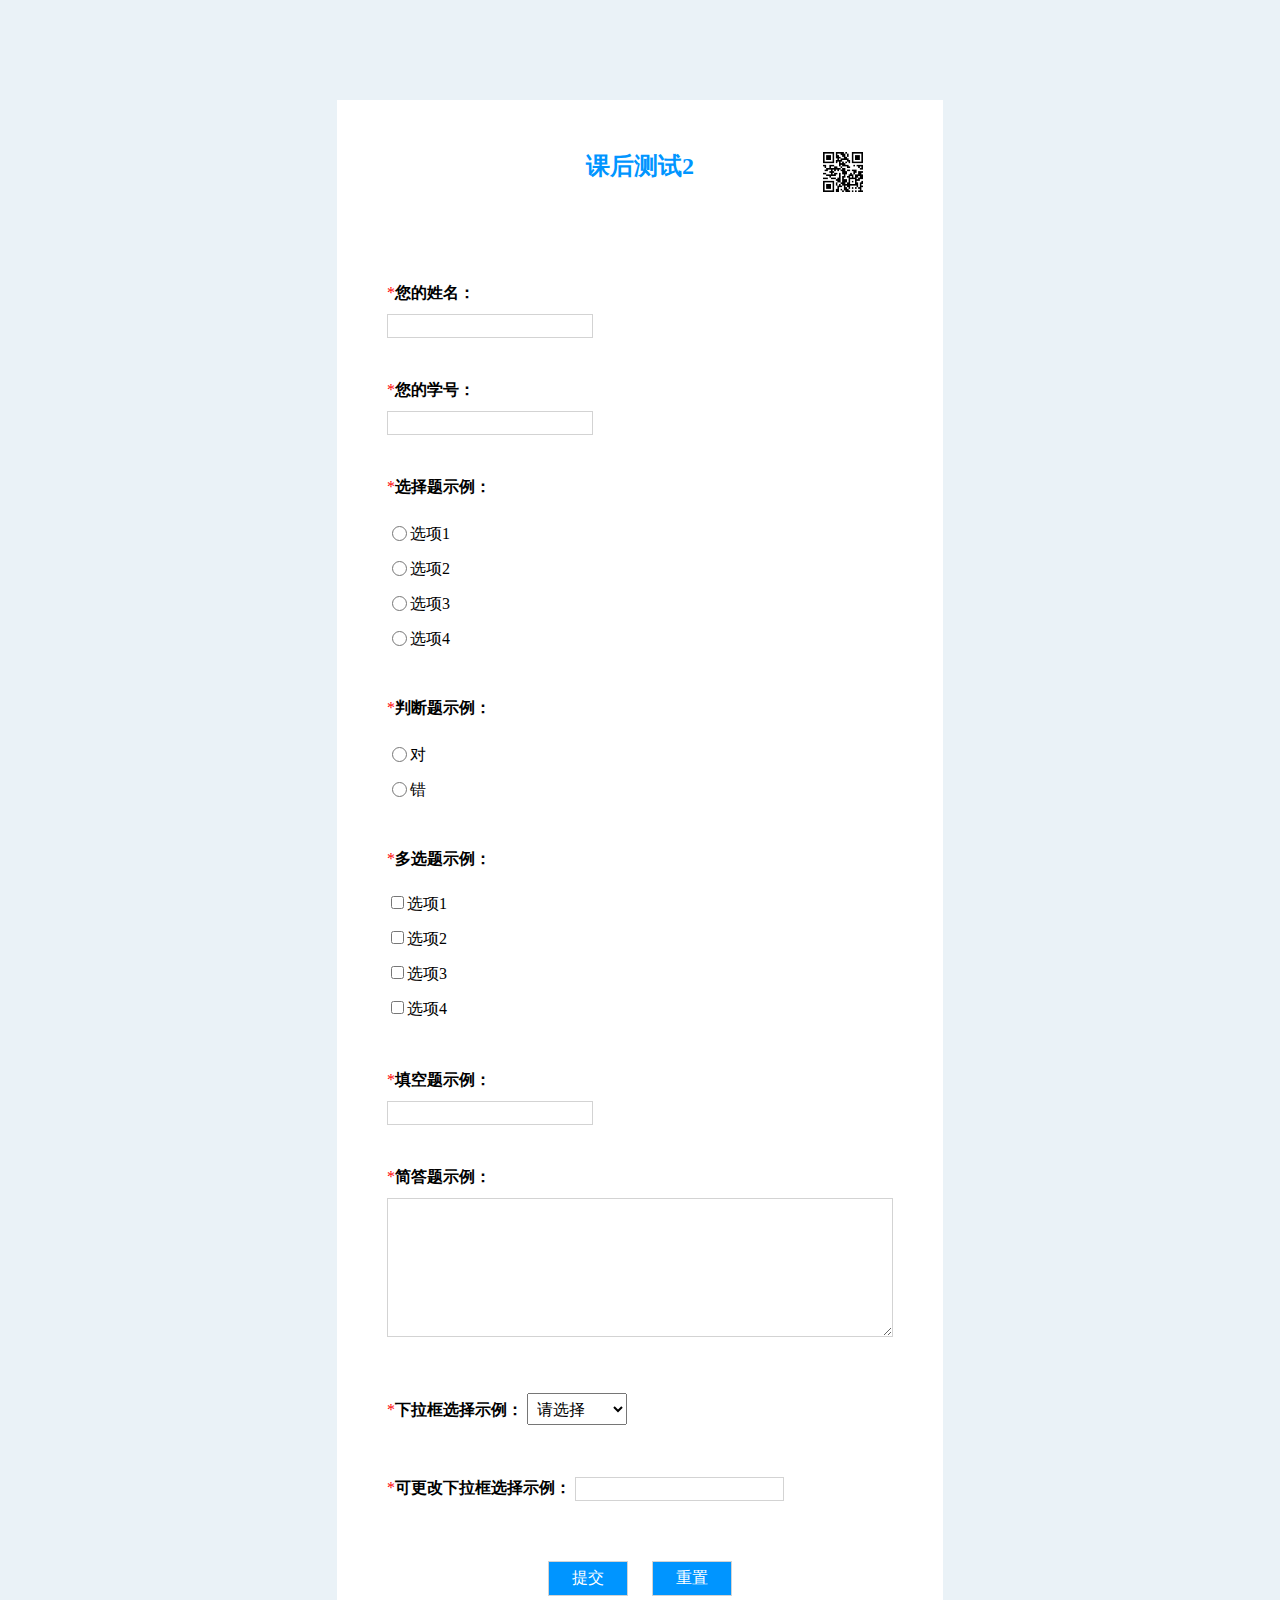
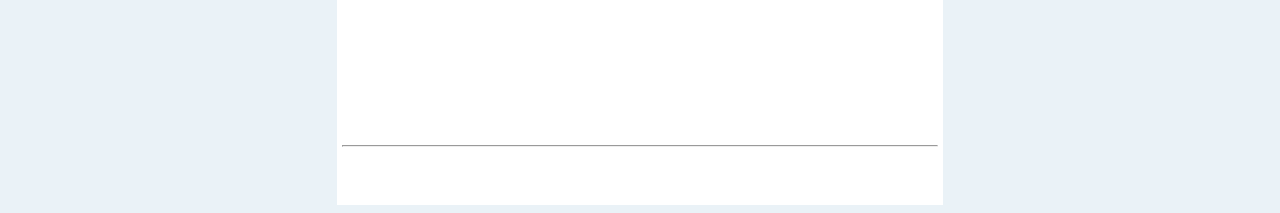
<file: Exam/khexam2.html>
<!DOCTYPE html>
<html>
	<head>
		<meta charset="utf-8" />
		<meta name="author" content="YeEeck" />
		<meta name="generator" content="Hbuilder X" />
		<link href="../css/exam.css" type="text/css" rel="stylesheet" />
		<script src="../js/exam.js" type="text/javascript"></script>
		<title>课后测试2</title>
	</head>
	<body>
		<div id="main">
			<h2>课后测试2</h2>
			<img src="../img/qr.png" class="qrimg" align="right" />
			<br />
			<form action="#" method="get">
				<table border="0" cellspacing="40px" cellpadding="" class="main_table">
					<tr>
						<td>
							<a style="color: red;">*</a><a class="little_title">您的姓名：</a> <br />
							<input type="text" class="normal_input" id="name" />
						</td>
					</tr>
					<tr>
						<td>
							<a style="color: red;">*</a><a class="little_title">您的学号：</a> <br />
							<input type="text" class="normal_input" id="number" />
						</td>
					</tr>
					<tr>
						<td>
							<a style="color: red;">*</a><a class="little_title">选择题示例：</a> <br /><br />
							<div class="choice_div" onclick="DivClickSingle('sin1')">
								<input type="radio" name="single_choice" id="sin1" />选项1
							</div>
							<div class="choice_div" onclick="DivClickSingle('sin2')">
								<input type="radio" name="single_choice" id="sin2" />选项2
							</div>
							<div class="choice_div" onclick="DivClickSingle('sin3')">
								<input type="radio" name="single_choice" id="sin3" />选项3
							</div>
							<div class="choice_div" onclick="DivClickSingle('sin4')">
								<input type="radio" name="single_choice" id="sin4" />选项4
							</div>
						</td>
					</tr>
					<tr>
						<td>
							<a style="color: red;">*</a><a class="little_title">判断题示例：</a> <br /><br />
							<div class="choice_div" onclick="DivClickSingle('bool1')">
								<input type="radio" name="bool" id="bool1" />对
							</div>
							<div class="choice_div" onclick="DivClickSingle('bool2')">
								<input type="radio" name="bool" id="bool2" />错
							</div>
						</td>
					</tr>
					<tr>
						<td>
							<a style="color: red;">*</a><a class="little_title">多选题示例：</a> <br /><br />
							<div class="choice_div" onclick="DivClick('mult1')">
								<input type="checkbox" id="mult1" />选项1
							</div>
							<div class="choice_div" onclick="DivClick('mult2')">
								<input type="checkbox" id="mult2" />选项2
							</div>
							<div class="choice_div" onclick="DivClick('mult3')">
								<input type="checkbox" id="mult3" />选项3
							</div>
							<div class="choice_div" onclick="DivClick('mult4')">
								<input type="checkbox" id="mult4" />选项4
							</div>
						</td>
					</tr>
					<tr>
						<td>
							<a style="color: red;">*</a><a class="little_title">填空题示例：</a> <br />
							<input type="text" class="normal_input" id="textinput1" />
						</td>
					</tr>
					<tr>
						<td>
							<a style="color: red;">*</a><a class="little_title">简答题示例：</a> <br />
							<textarea rows="0" cols="0" class="big_input" id="bigtextinput1"></textarea>
						</td>
					</tr>
					<tr>
						<td>
							<a style="color: red;">*</a><a class="little_title">下拉框选择示例：</a>
							<select name="select1" id="select1" style="padding-left: 5px;">
								<option>请选择</option>
								<option>选项1</option>
								<option>选项2</option>
								<option>选项3</option>
								<option>选项4</option>
							</select>
						</td>
					</tr>
					<tr>
						<td>
							<a style="color: red;">*</a><a class="little_title">可更改下拉框选择示例：</a>
							<input type="text" list="example_list" class="normal_input" style="padding-left: 5px;" />
							<datalist id="example_list">
								<option>选项1</option>
								<option>选项2</option>
								<option>选项3</option>
								<option>选项4</option>
							</datalist>
						</td>
					</tr>
					<tr>
						<td align="center">
							<br />
							<input type="button" value="提交" class="button1" />
							&nbsp;&nbsp;&nbsp;&nbsp;
							<input type="reset" value="重置" class="button1" />
						</td>
					</tr>
				</table>
				<hr class="hr1"/>
			</form>

		</div>
	</body>
</html>
</file>
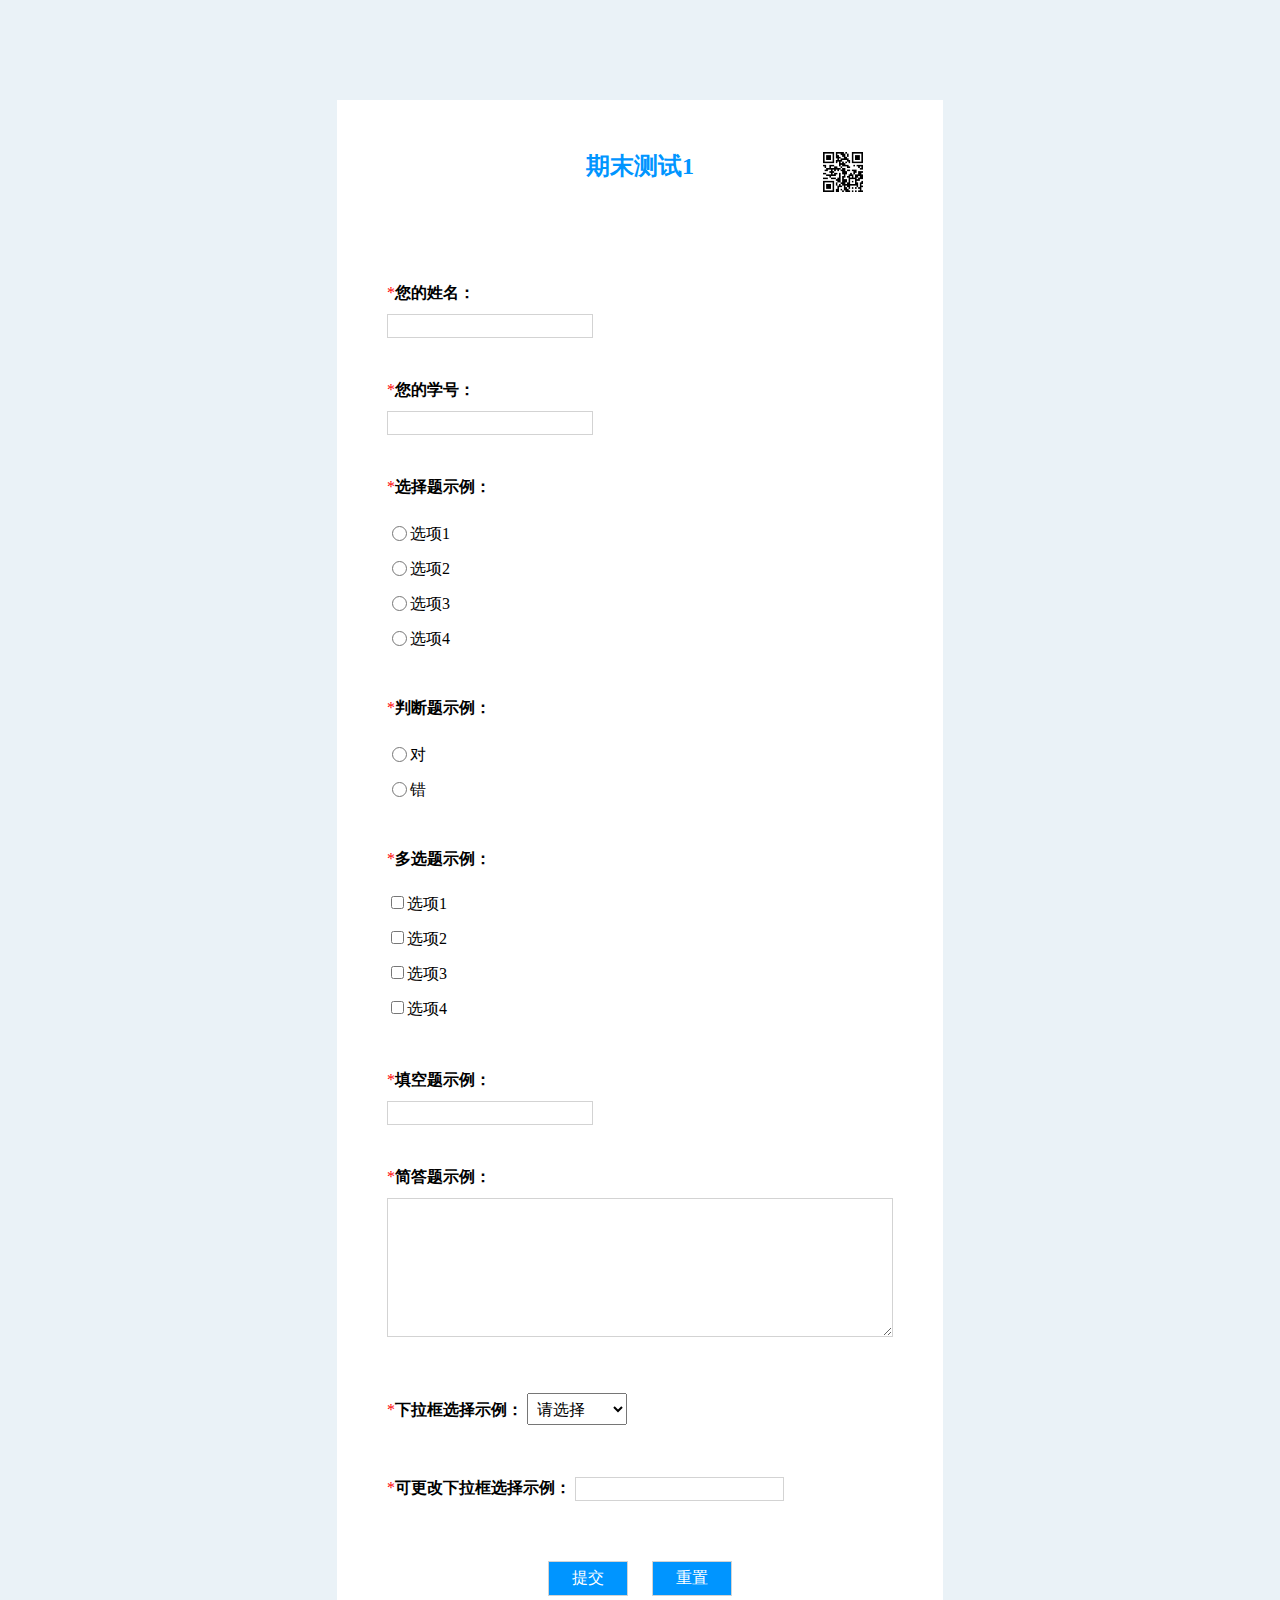
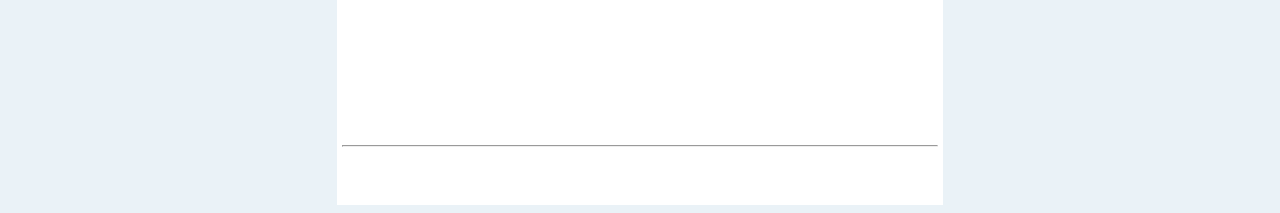
<file: Exam/qmexam1.html>
<!DOCTYPE html>
<html>
	<head>
		<meta charset="utf-8" />
		<meta name="author" content="YeEeck" />
		<meta name="generator" content="Hbuilder X" />
		<link href="../css/exam.css" type="text/css" rel="stylesheet" />
		<script src="../js/exam.js" type="text/javascript"></script>
		<title>期末测试1</title>
	</head>
	<body>
		<div id="main">
			<h2>期末测试1</h2>
			<img src="../img/qr.png" class="qrimg" align="right" />
			<br />
			<form action="#" method="get">
				<table border="0" cellspacing="40px" cellpadding="" class="main_table">
					<tr>
						<td>
							<a style="color: red;">*</a><a class="little_title">您的姓名：</a> <br />
							<input type="text" class="normal_input" id="name" />
						</td>
					</tr>
					<tr>
						<td>
							<a style="color: red;">*</a><a class="little_title">您的学号：</a> <br />
							<input type="text" class="normal_input" id="number" />
						</td>
					</tr>
					<tr>
						<td>
							<a style="color: red;">*</a><a class="little_title">选择题示例：</a> <br /><br />
							<div class="choice_div" onclick="DivClickSingle('sin1')">
								<input type="radio" name="single_choice" id="sin1" />选项1
							</div>
							<div class="choice_div" onclick="DivClickSingle('sin2')">
								<input type="radio" name="single_choice" id="sin2" />选项2
							</div>
							<div class="choice_div" onclick="DivClickSingle('sin3')">
								<input type="radio" name="single_choice" id="sin3" />选项3
							</div>
							<div class="choice_div" onclick="DivClickSingle('sin4')">
								<input type="radio" name="single_choice" id="sin4" />选项4
							</div>
						</td>
					</tr>
					<tr>
						<td>
							<a style="color: red;">*</a><a class="little_title">判断题示例：</a> <br /><br />
							<div class="choice_div" onclick="DivClickSingle('bool1')">
								<input type="radio" name="bool" id="bool1" />对
							</div>
							<div class="choice_div" onclick="DivClickSingle('bool2')">
								<input type="radio" name="bool" id="bool2" />错
							</div>
						</td>
					</tr>
					<tr>
						<td>
							<a style="color: red;">*</a><a class="little_title">多选题示例：</a> <br /><br />
							<div class="choice_div" onclick="DivClick('mult1')">
								<input type="checkbox" id="mult1" />选项1
							</div>
							<div class="choice_div" onclick="DivClick('mult2')">
								<input type="checkbox" id="mult2" />选项2
							</div>
							<div class="choice_div" onclick="DivClick('mult3')">
								<input type="checkbox" id="mult3" />选项3
							</div>
							<div class="choice_div" onclick="DivClick('mult4')">
								<input type="checkbox" id="mult4" />选项4
							</div>
						</td>
					</tr>
					<tr>
						<td>
							<a style="color: red;">*</a><a class="little_title">填空题示例：</a> <br />
							<input type="text" class="normal_input" id="textinput1" />
						</td>
					</tr>
					<tr>
						<td>
							<a style="color: red;">*</a><a class="little_title">简答题示例：</a> <br />
							<textarea rows="0" cols="0" class="big_input" id="bigtextinput1"></textarea>
						</td>
					</tr>
					<tr>
						<td>
							<a style="color: red;">*</a><a class="little_title">下拉框选择示例：</a>
							<select name="select1" id="select1" style="padding-left: 5px;">
								<option>请选择</option>
								<option>选项1</option>
								<option>选项2</option>
								<option>选项3</option>
								<option>选项4</option>
							</select>
						</td>
					</tr>
					<tr>
						<td>
							<a style="color: red;">*</a><a class="little_title">可更改下拉框选择示例：</a>
							<input type="text" list="example_list" class="normal_input" style="padding-left: 5px;" />
							<datalist id="example_list">
								<option>选项1</option>
								<option>选项2</option>
								<option>选项3</option>
								<option>选项4</option>
							</datalist>
						</td>
					</tr>
					<tr>
						<td align="center">
							<br />
							<input type="button" value="提交" class="button1" />
							&nbsp;&nbsp;&nbsp;&nbsp;
							<input type="reset" value="重置" class="button1" />
						</td>
					</tr>
				</table>
				<hr class="hr1"/>
			</form>

		</div>
	</body>
</html>
</file>
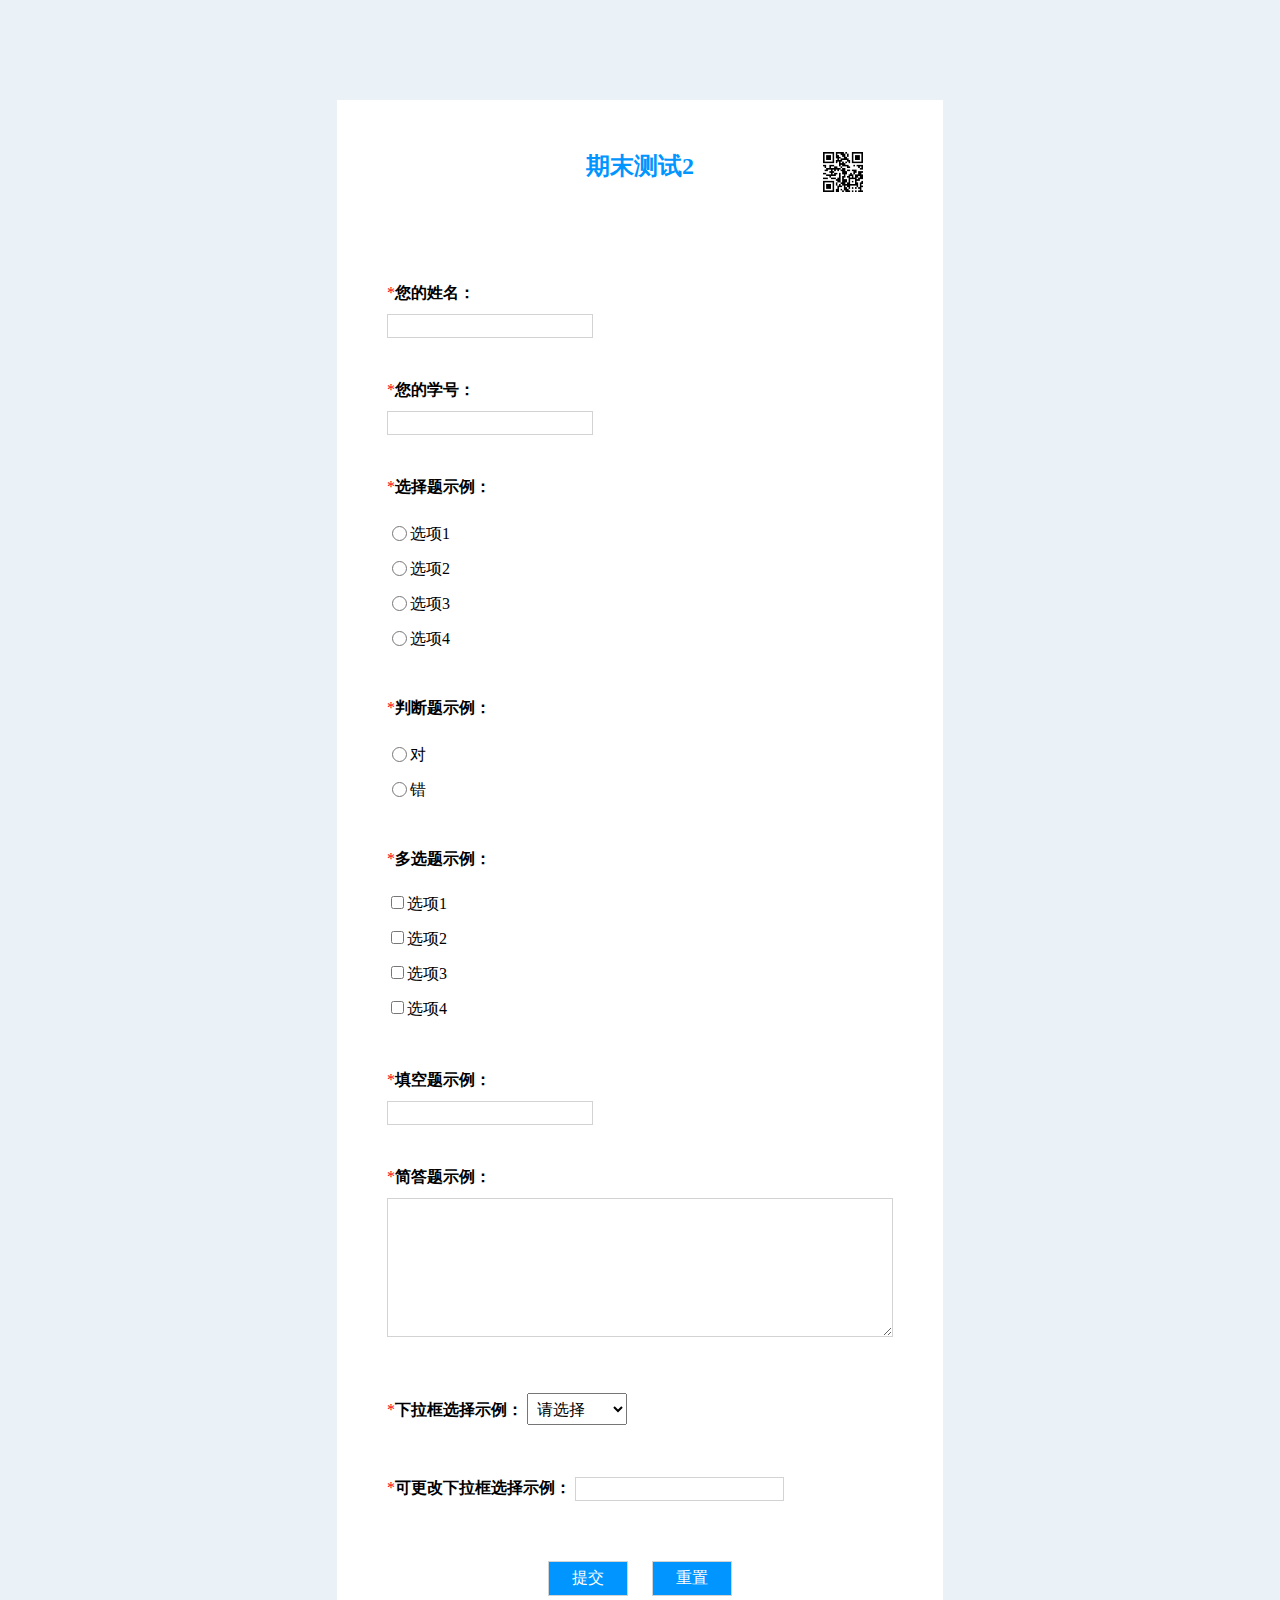
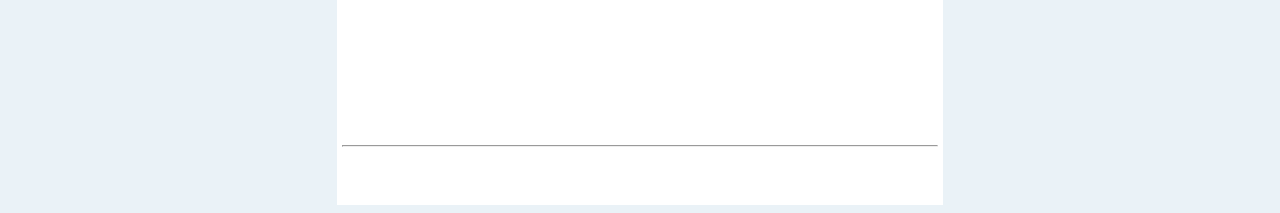
<file: Exam/qmexam2.html>
<!DOCTYPE html>
<html>
	<head>
		<meta charset="utf-8" />
		<meta name="author" content="YeEeck" />
		<meta name="generator" content="Hbuilder X" />
		<link href="../css/exam.css" type="text/css" rel="stylesheet" />
		<script src="../js/exam.js" type="text/javascript"></script>
		<title>期末测试2</title>
	</head>
	<body>
		<div id="main">
			<h2>期末测试2</h2>
			<img src="../img/qr.png" class="qrimg" align="right" />
			<br />
			<form action="#" method="get">
				<table border="0" cellspacing="40px" cellpadding="" class="main_table">
					<tr>
						<td>
							<a style="color: red;">*</a><a class="little_title">您的姓名：</a> <br />
							<input type="text" class="normal_input" id="name" />
						</td>
					</tr>
					<tr>
						<td>
							<a style="color: red;">*</a><a class="little_title">您的学号：</a> <br />
							<input type="text" class="normal_input" id="number" />
						</td>
					</tr>
					<tr>
						<td>
							<a style="color: red;">*</a><a class="little_title">选择题示例：</a> <br /><br />
							<div class="choice_div" onclick="DivClickSingle('sin1')">
								<input type="radio" name="single_choice" id="sin1" />选项1
							</div>
							<div class="choice_div" onclick="DivClickSingle('sin2')">
								<input type="radio" name="single_choice" id="sin2" />选项2
							</div>
							<div class="choice_div" onclick="DivClickSingle('sin3')">
								<input type="radio" name="single_choice" id="sin3" />选项3
							</div>
							<div class="choice_div" onclick="DivClickSingle('sin4')">
								<input type="radio" name="single_choice" id="sin4" />选项4
							</div>
						</td>
					</tr>
					<tr>
						<td>
							<a style="color: red;">*</a><a class="little_title">判断题示例：</a> <br /><br />
							<div class="choice_div" onclick="DivClickSingle('bool1')">
								<input type="radio" name="bool" id="bool1" />对
							</div>
							<div class="choice_div" onclick="DivClickSingle('bool2')">
								<input type="radio" name="bool" id="bool2" />错
							</div>
						</td>
					</tr>
					<tr>
						<td>
							<a style="color: red;">*</a><a class="little_title">多选题示例：</a> <br /><br />
							<div class="choice_div" onclick="DivClick('mult1')">
								<input type="checkbox" id="mult1" />选项1
							</div>
							<div class="choice_div" onclick="DivClick('mult2')">
								<input type="checkbox" id="mult2" />选项2
							</div>
							<div class="choice_div" onclick="DivClick('mult3')">
								<input type="checkbox" id="mult3" />选项3
							</div>
							<div class="choice_div" onclick="DivClick('mult4')">
								<input type="checkbox" id="mult4" />选项4
							</div>
						</td>
					</tr>
					<tr>
						<td>
							<a style="color: red;">*</a><a class="little_title">填空题示例：</a> <br />
							<input type="text" class="normal_input" id="textinput1" />
						</td>
					</tr>
					<tr>
						<td>
							<a style="color: red;">*</a><a class="little_title">简答题示例：</a> <br />
							<textarea rows="0" cols="0" class="big_input" id="bigtextinput1"></textarea>
						</td>
					</tr>
					<tr>
						<td>
							<a style="color: red;">*</a><a class="little_title">下拉框选择示例：</a>
							<select name="select1" id="select1" style="padding-left: 5px;">
								<option>请选择</option>
								<option>选项1</option>
								<option>选项2</option>
								<option>选项3</option>
								<option>选项4</option>
							</select>
						</td>
					</tr>
					<tr>
						<td>
							<a style="color: red;">*</a><a class="little_title">可更改下拉框选择示例：</a>
							<input type="text" list="example_list" class="normal_input" style="padding-left: 5px;" />
							<datalist id="example_list">
								<option>选项1</option>
								<option>选项2</option>
								<option>选项3</option>
								<option>选项4</option>
							</datalist>
						</td>
					</tr>
					<tr>
						<td align="center">
							<br />
							<input type="button" value="提交" class="button1" />
							&nbsp;&nbsp;&nbsp;&nbsp;
							<input type="reset" value="重置" class="button1" />
						</td>
					</tr>
				</table>
				<hr class="hr1"/>
			</form>

		</div>
	</body>
</html>
</file>
<file: css/index.css>
@charset "utf-8";
@font-face {
	font-family: Baskerville;
	src: url(../font/Baskerville-Regular-6.ttf)format("truetype");
}

body {
	background-image: url(../img/background.jpg);
	background-position: center center;
	background-repeat: no-repeat;
	background-attachment: fixed;
	background-size: cover;
}

input:focus {
	outline: -webkit-focus-ring-color auto 0;
	/* 去除input的聚焦效果 */
}

.LOGO {
	height: 35px;
}

.TopButton {
	width: 110px;
	height: 35px;
	border-style: solid;
	border-width: 1px;
	border-radius: 20px;
	border-color: white;
	float: right;
	margin-right: 10px;

	color: white;
	text-align: center;
	line-height: 35px;
	font-weight: bold;
	position: relative;
	cursor: pointer;
}

.TopButton:hover {
	border-width: 2px;
	width: 108px;
	height: 33px;
	/* line-height: 31px; */

}

.table1 {
	width: 100%;
	margin-top: 40px;
}

.main {
	clear: right;
	background-color: white;
	width: 480px;
	height: 450px;
	border-radius: 15px;
	margin: auto;

	margin-top: 170px;
}

.SecTitle {
	margin-left: 40px;
	color: rgb(250, 145, 17);
}

.input1 {
	border-radius: 25px;
	border-color: rgb(230, 230, 230);
	transition: border-color 0.3s;
	border-style: solid;
	border-width: 1px;
	height: 40px;
	width: 350px;

	margin-left: 43px;
	margin-top: 20px;

	font-size: 15px;


	padding-left: 30px;
}

.input1:focus {
	border-color: rgb(250, 145, 17);
	transition: border-color 0.3s;
}

/* 修改输入框Hint(placeholder)色彩 */
.input1::-webkit-input-placeholder {
	color: lightgray;
}

.input1:-moz-placeholder {
	color: lightgray;
}

.input1:-ms-input-placeholder {
	color: lightgray;
}

/* End */

.autologin_table {
	margin-top: 30px;
	margin-left: 43px;
	width: 80%;
}

.autologin_t {
	font-size: 14px;
	color: grey;
}

.forget {
	text-align: right;
	font-size: 14px;
	color: gray;
}

.forget:hover {
	color: rgb(250, 145, 17);
}

.login_button {
	margin-top: 30px;
	width: 380px;
	height: 45px;
	background-color: rgb(250, 145, 17);
	transition: background-color 0.3s;
	border-radius: 30px;
	border-style: none;
	color: white;
	font-size: 20px;
	cursor: pointer;
}

.login_button:hover {
	background-color: rgb(240, 130, 0);
	transition: background-color 0.3s;
}

#tip{
	text-align: center;
	color: red;
	font-size: xx-small;
}

.register{
	color: rgb(250, 145, 30);
	text-decoration: none;
	font-size: large;
	margin-top: 100px;
	
	
}

.register:hover{
	color: rgb(240, 130, 0);
}

.line{
	z-index: -1;
	
}

.foot{
	position: absolute;
	bottom: 20px;
	right: 20px;
	color: gray;
	
	font-size: x-large;
	
	font-style: italic;
	font-family: Baskerville;
}
</file>
<file: css/list.css>
@charset "utf-8";

body {
	background-color: rgb(247, 247, 247);
}

input:focus {
	outline: -webkit-focus-ring-color auto 0;
	/* 去除input的聚焦效果 */
}


.logo_img {
	vertical-align: middle;
}

.topmenu {
	position: relative;
	cursor: pointer;
	padding-left: 5px;
}

.menu_title:hover {
	/* color: rgb(0, 149, 255); */
}

.topmenu2 {
	background-color: white;
	position: absolute;
	display: none;


	border-radius: 5px;
}

.toplist_elem:hover {
	/* color: rgb(0, 149, 255); */
	background-color: lightgray;
}

.toplist_elem {
	display: block;

	border-bottom-style: solid;
	border-bottom-width: 1px;
	border-bottom-color: whitesmoke;

	padding: 5px;

	border-radius: 5px;
}

.table1 {
	width: 90%;
	margin: auto;
}

.Cap {
	color: black;
	text-decoration: none;

	display: inline-block;
	vertical-align: middle;
}

.Cap:hover {
	color: rgb(0, 149, 255);
}

.my_exam {
	text-align: right;
	color: gray;
	text-decoration: none;

	margin-right: 10px;
}

.my_exam:hover {
	color: rgb(0, 149, 255);
}

.userpicDiv {
	border-style: none;
	border-radius: 30px;
	background-color: rgb(138, 137, 135);
	width: 40px;
	height: 40px;
	overflow: hidden;

	display: inline-block;
	vertical-align: middle;
}

.usermenu {
	background-color: lightgray;
	border-radius: 30px;

	cursor: pointer;

	z-index: 2;
}

.usermenu2 {
	width: 140px;

	z-index: 2;
}

.usermenu_elem {
	color: gray;
	font-size: small;
	text-decoration: none;

	padding-top: 10px;
	padding-bottom: 10px;

	margin-top: 3px;

	display: block;
	background-color: white;
	transition: background-color 0.3s;

	text-align: center;

	border-radius: 5px;
	
}

.usermenu_elem:hover {
	background-color: rgb(237, 237, 237);
	transition: background-color 0.3s;
}

#exit_button {}



#username {
	position: relative;
	top: 2px;
	right: 10px;
}

.img_user {
	width: 80%;
	position: relative;
	left: -4px;
	top: 2px;
}

#head_line {
	width: 100%;
	position: absolute;
	left: 0px;
	top: 0px;
	height: 60px;
	z-index: -1;
	background-color: white;

	box-shadow: 1px 1px 5px lightgray;
}

.add_button {
	background-color: rgb(0, 149, 255);
	color: white;
	font-size: 16px;
	font-weight: bolder;
	border-style: none;
	width: 230px;
	height: 55px;

	margin-top: 30px;
	margin-bottom: 20px;

	transition: background-color 0.3s;
}

.add_button:hover {
	background-color: rgb(0, 133, 255);
	transition: background-color 0.3s;
	cursor: pointer;
}

.menu_elem {
	width: 230px;
	height: 28px;
	text-align: center;

	cursor: pointer;

	font-size: 16px;
	display: inline-block;
	vertical-align: top;

	padding-top: 5px;

	border-radius: 1px;

	transition: background-color 0.3s;
}

.menu_elem:hover {
	background-color: rgb(237, 237, 237) !important;
	transition: background-color 0.3s;
}

.menu_elem_text {}

.input_div {
	background-color: white;
	height: 40px;
	width: 300px;
	margin-top: 10px;

	border-style: solid;
	border-color: lightgray;
	border-radius: 20px;
	border-width: 1px;
	transition: border-color 0.3s;
	text-align: left;

	overflow: hidden;
}

.input_div:hover {
	border-color: rgb(250, 145, 17);
	transition: border-color 0.3s;
}

#search_input {
	border-style: none;
	position: relative;
	top: 2px;
	padding-left: 20px;
	height: 90%;
	width: 80%;

	font-size: 14px;
}

/* 修改输入框Hint(placeholder)色彩 */
#search_input::-webkit-input-placeholder {
	color: lightgray;
}

#search_input:-moz-placeholder {
	color: lightgray;
}

#search_input:-ms-input-placeholder {
	color: lightgray;
}

/* End */

.search_img {
	width: 8%;
	position: relative;
	top: 7px;
	cursor: pointer;
}

.list_elem_div {
	background-color: white;
	width: 100%;
	height: 110px;

	box-shadow: 0px 0px 2px lightgray;
	transition: box-shadow 0.5s;

	padding-top: 10px;

	margin-top: 20px;
}

.list_elem_div:hover {
	box-shadow: 0px 0px 8px lightgray;
	transition: box-shadow 0.3s;
}

.list_title {
	margin-left: 20px;
	color: #000000;
	text-decoration: none;
}

.list_title:hover {
	color: rgb(0, 133, 255);
}

.list_head_small {
	text-align: right;
	font-size: small;
}

.list_elem_table {
	width: 98%;
}

.list_elem_table img {
	width: 25px;
	margin-top: 10px;
	margin-left: 20px;
}

.list_elem_choice {
	position: relative;
	bottom: 8px;
	color: gray;
	text-decoration: none;
	cursor: pointer;
}

.list_elem_choice:hover {
	color: rgb(0, 133, 255);
}



.listTable {
	width: 100%;
	height: 100%;
}
</file>
<file: css/reg.css>
@charset "utf-8";
@font-face {
	font-family: Baskerville;
	src: url(../font/Baskerville-Regular-6.ttf)format("truetype");
}

body {
	background-image: url(../img/background.jpg);
	background-position: center center;
	background-repeat: no-repeat;
	background-attachment: fixed;
	background-size: cover;
}

input:focus {
	outline: -webkit-focus-ring-color auto 0;
	/* 去除input的聚焦效果 */
}

.LOGO {
	height: 35px;
}

.TopButton {
	width: 110px;
	height: 35px;
	border-style: solid;
	border-width: 1px;
	border-radius: 20px;
	border-color: white;
	float: right;
	margin-right: 10px;

	color: white;
	text-align: center;
	line-height: 35px;
	font-weight: bold;
	position: relative;
	cursor: pointer;
}

.TopButton:hover {
	border-width: 2px;
	width: 108px;
	height: 33px;
	/* line-height: 31px; */

}

.table1 {
	width: 100%;
	margin-top: 40px;
}

.main {
	clear: right;
	background-color: white;
	width: 480px;
	height: 450px;
	border-radius: 15px;
	margin: auto;

	margin-top: 170px;
}

.SecTitle {
	margin-left: 40px;
	color: rgb(250, 145, 17);
}

.input1 {
	border-radius: 25px;
	border-color: rgb(230, 230, 230);
	transition: border-color 0.3s;
	border-style: solid;
	border-width: 1px;
	height: 40px;
	width: 350px;

	margin-left: 43px;
	margin-top: 20px;

	font-size: 15px;


	padding-left: 30px;
}

.input1:focus {
	border-color: rgb(250, 145, 17);
	transition: border-color 0.3s;
}

/* 修改输入框Hint(placeholder)色彩 */
.input1::-webkit-input-placeholder {
	color: lightgray;
}

.input1:-moz-placeholder {
	color: lightgray;
}

.input1:-ms-input-placeholder {
	color: lightgray;
}

/* End */

.autologin_table {
	margin-top: 30px;
	margin-left: 43px;
	width: 80%;
}

.autologin_t {
	font-size: 14px;
	color: grey;
}

.forget {
	text-align: right;
	font-size: 14px;
	color: gray;
}

.forget:hover {
	color: rgb(250, 145, 17);
}

.login_button {
	margin-top: 30px;
	width: 380px;
	height: 45px;
	background-color: rgb(250, 145, 17);
	transition: background-color 0.3s;
	border-radius: 30px;
	border-style: none;
	color: white;
	font-size: 20px;
	cursor: pointer;
}

.login_button:hover {
	background-color: rgb(240, 130, 0);
	transition: background-color 0.3s;
}

#tip{
	text-align: center;
	color: red;
	font-size: xx-small;
}

.register{
	color: rgb(250, 145, 30);
	text-decoration: none;
	font-size: large;
	margin-top: 100px;
	
	
}

.register:hover{
	color: rgb(240, 130, 0);
}

.line{
	z-index: -1;
	
}

.foot{
	position: absolute;
	bottom: 20px;
	right: 20px;
	color: gray;
	
	font-size: x-large;
	
	font-style: italic;
	font-family: Baskerville;
}
</file>
<file: css/exam.css>
@charset "utf-8";
body {
	background-color: rgb(234, 242, 247);
}

#main {
	width: 48%;
	margin: auto;
	margin-top: 100px;
	padding-bottom: 150px;

	background-color: white;
	padding-top: 30px;
}

h2 {
	text-align: center;
	color: rgb(0, 149, 255);
}

select {
	margin-top: 10px;
	width: 100px;
	height: 2em;
	font-size: medium;
}

.qrimg {
	width: 40px;
	position: relative;
	right: 80px;
	bottom: 50px;
	image-rendering: -webkit-optimize-contrast;
	/* 让二维码缩放不模糊 */
}

.main_table {
	width: 80%;
	margin: auto;
}

.little_title {
	font-weight: bold;
}

input:focus {
	outline: -webkit-focus-ring-color auto 0;
	border-color: gray;
	/* 去除input的聚焦效果 */
}

input {
	border-color: lightgray;
	border-style: solid;
	border-width: 1px;
	transition: border-color 0.3s;
}

input:hover {
	border-color: gray;
	transition: border-color 0.3s;
}

textarea:focus {
	outline: -webkit-focus-ring-color auto 0;
	border-color: gray;
	transition: border-color 0.3s;
	/* 去除input的聚焦效果 */
}

textarea {
	border-color: lightgray;
	border-style: solid;
	border-width: 1px;
	transition: border-color 0.3s;
}

textarea:hover {
	border-color: gray;
}

select:focus {
	outline: -webkit-focus-ring-color auto 0;
	border-color: gray;
	/* 去除input的聚焦效果 */
}

.normal_input {
	width: 200px;
	height: 1.5em;
	margin-top: 10px;
}

.big_input {
	width: 500px;
	height: 10em;
	margin-top: 10px;
}

[type="radio"] {
	width: 15px;
	height: 15px;
	vertical-align: baseline;
	cursor: pointer;
	position: relative;
	top: 2px;
}


.choice_div {
	margin-top: 5px;
	height: 30px;
	cursor: pointer;
}

.choice_div:hover {
	background-color: rgb(239, 239, 239);
}

.button1 {
	background-color: rgb(0, 149, 255);
	transition: background-color 0.2s; 
	width: 80px;
	height: 35px;
	color: white;
	font-size: medium;
	cursor: pointer;
}

.button1:hover {
	background-color: rgb(0, 134, 230);
	transition: background-color 0.2s; 
}

.hr1{
	width: 98%;
	size: 1;
	position: relative;
	top: 100px;
	
}
</file>
